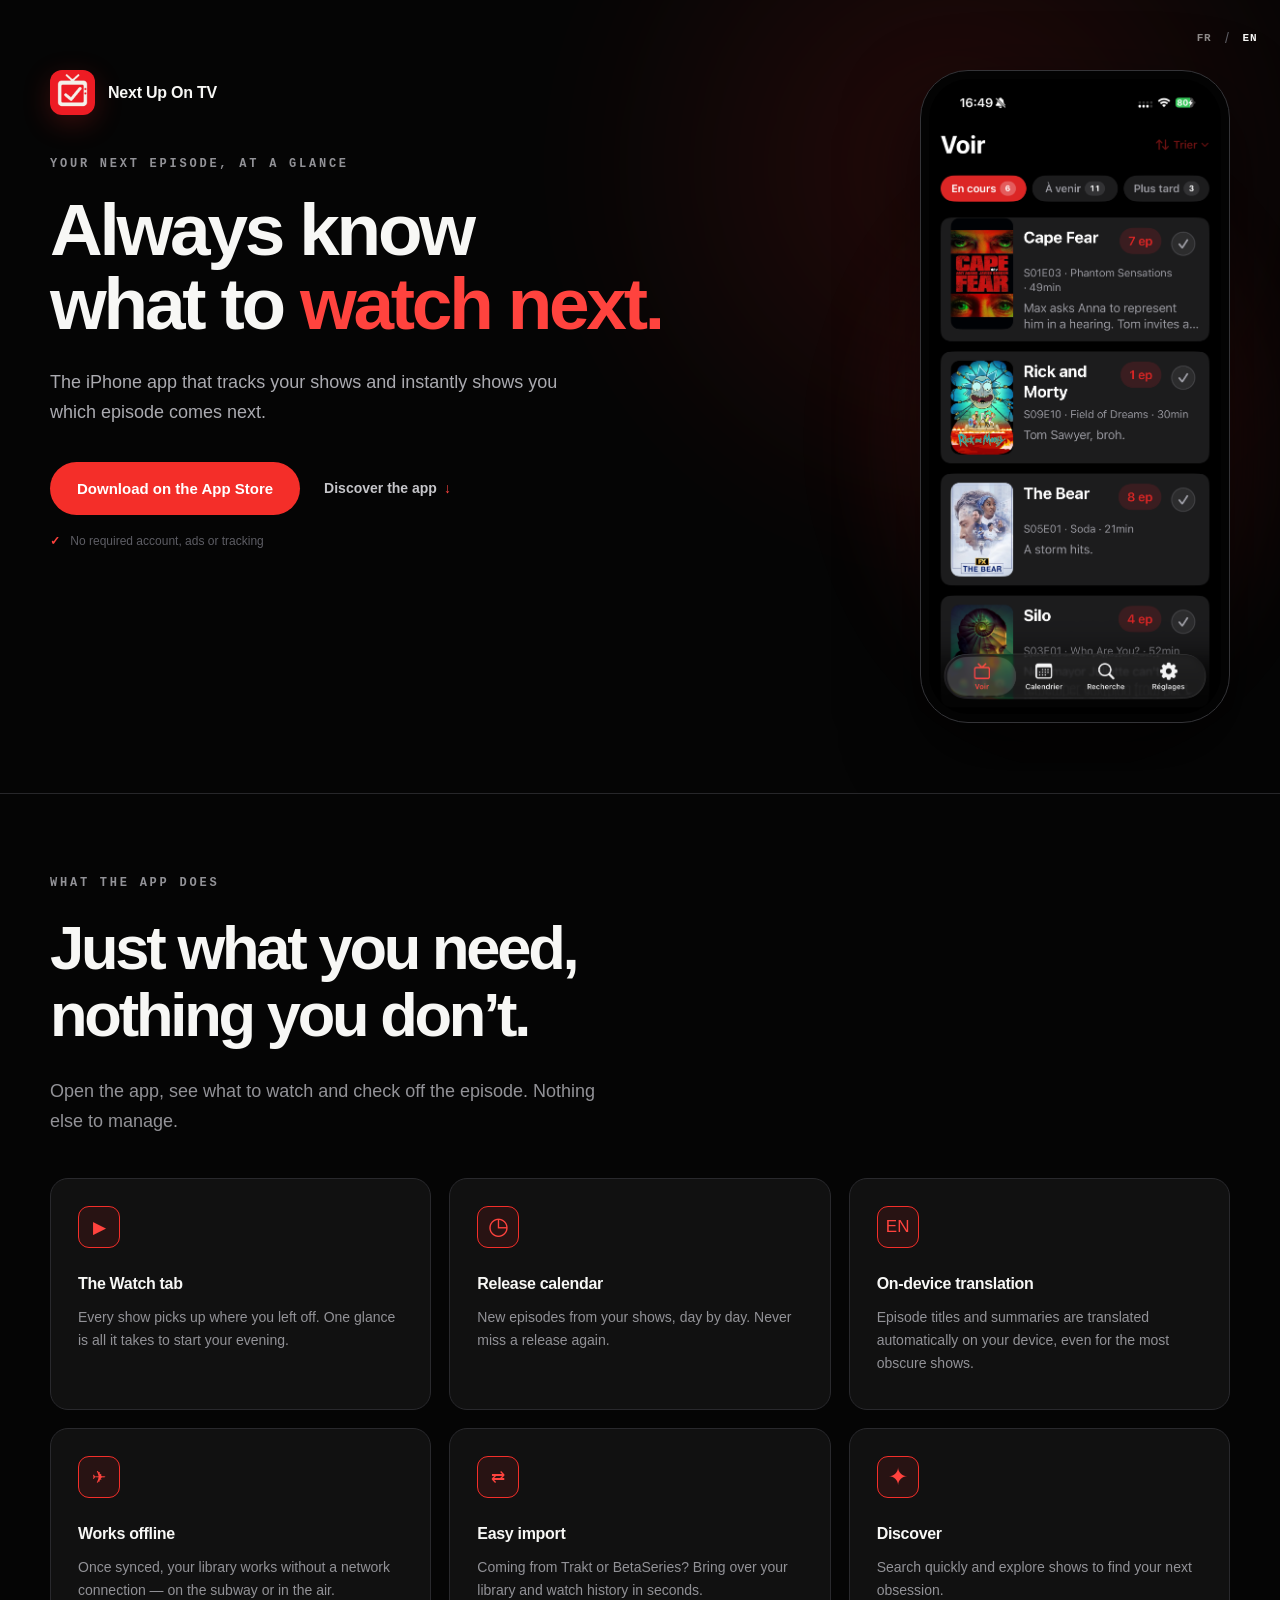
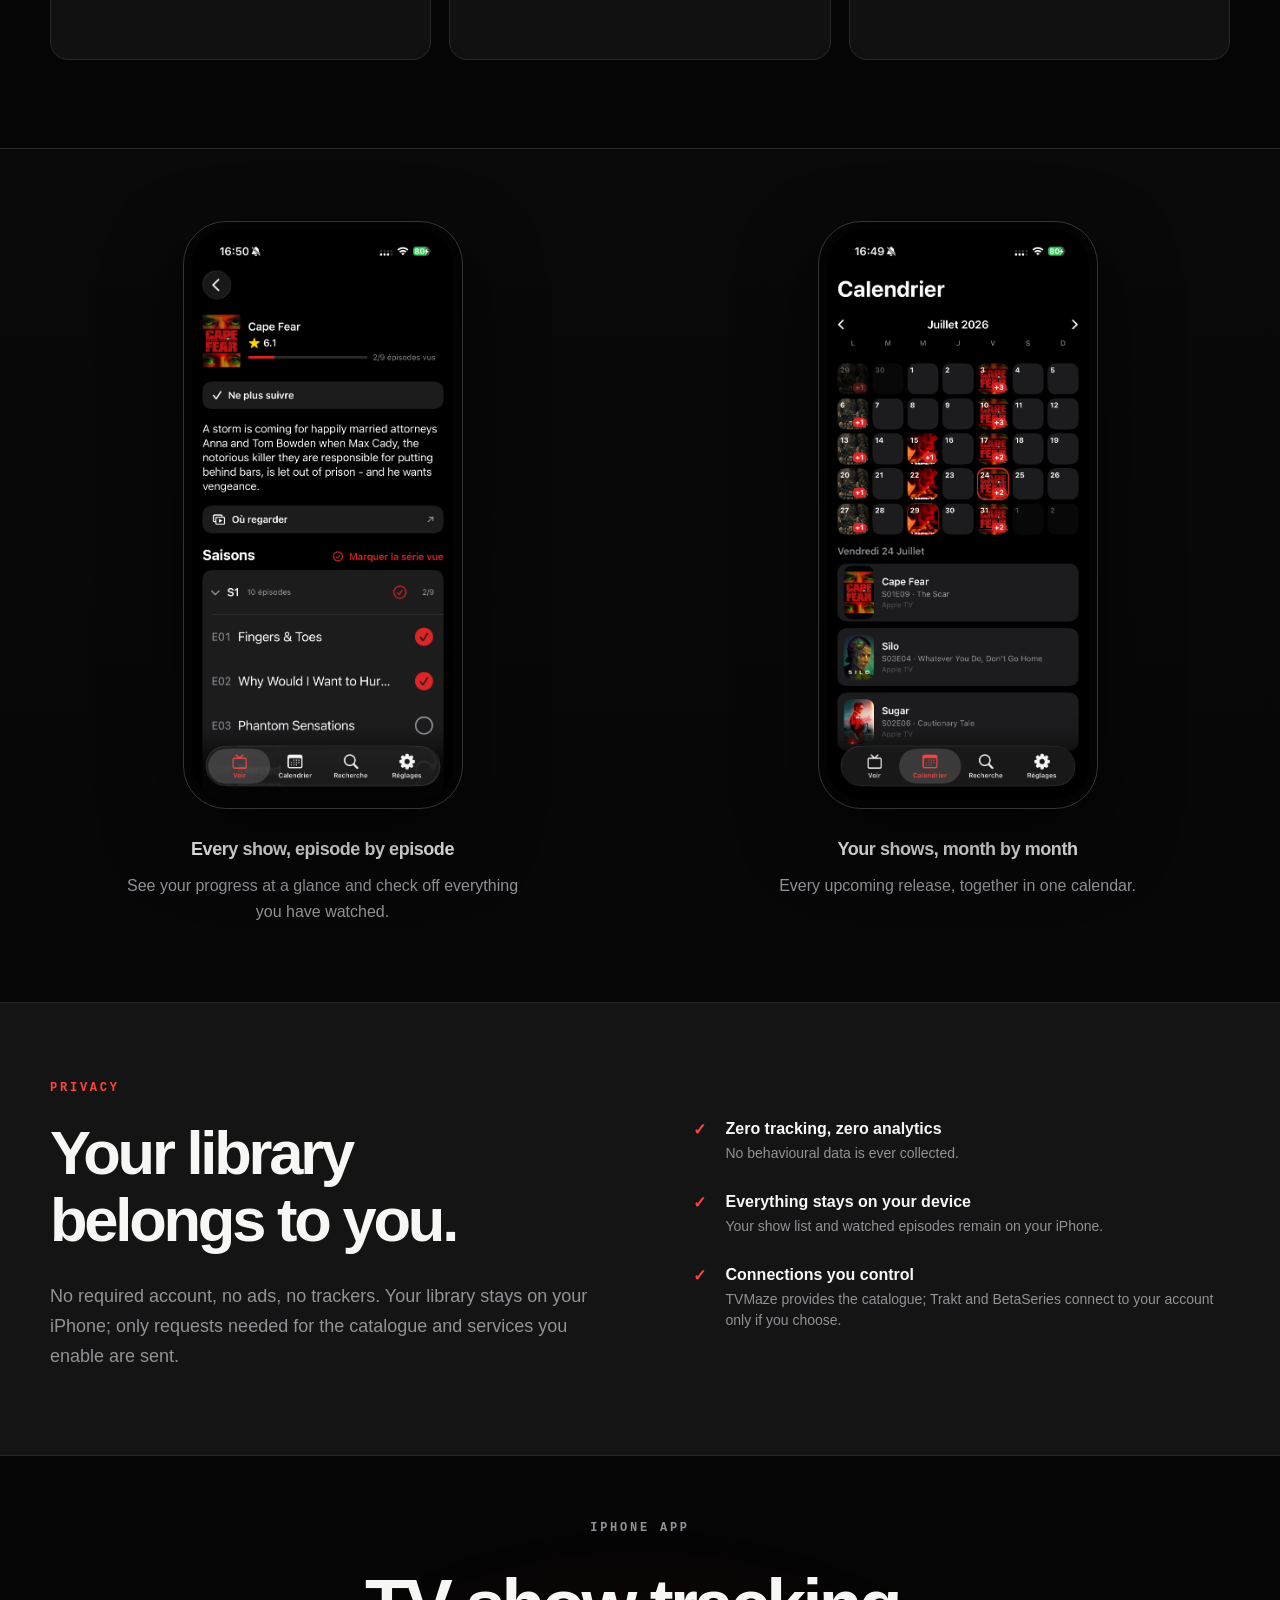
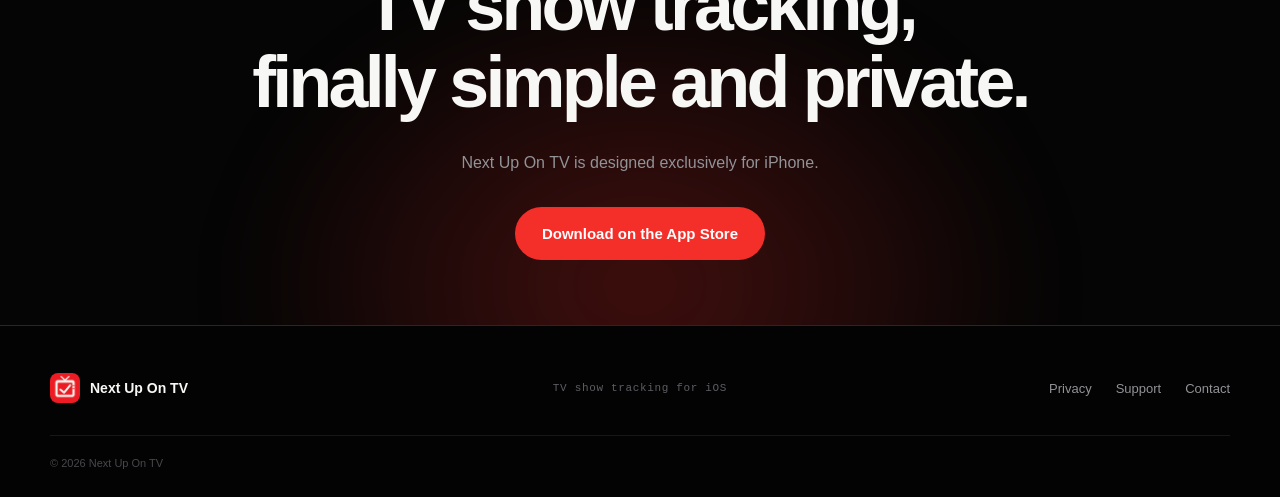
<file: index.html>
<!doctype html>
<html lang="fr">
  <head>
    <meta charset="UTF-8" />
    <meta name="viewport" content="width=device-width, initial-scale=1" />
    <meta name="description" content="Next Up On TV suit vos séries, vos épisodes vus et les prochaines sorties — sans compte, sans publicité et sans tracking." />
    <meta name="theme-color" content="#050505" />
    <meta property="og:title" content="Next Up On TV — Reprenez toujours au bon épisode." />
    <meta property="og:description" content="Le suivi de séries, enfin simple et privé." />
    <meta property="og:type" content="website" />
    <meta property="og:url" content="https://nextupontv.app/" />
    <meta property="og:image" content="https://nextupontv.app/assets/og.png" />
    <meta property="og:image:width" content="1731" />
    <meta property="og:image:height" content="909" />
    <meta name="twitter:card" content="summary_large_image" />
    <meta name="twitter:title" content="Next Up On TV — Reprenez toujours au bon épisode." />
    <meta name="twitter:description" content="Le suivi de séries, enfin simple et privé." />
    <meta name="twitter:image" content="https://nextupontv.app/assets/og.png" />
    <link rel="alternate" hreflang="fr" href="https://nextupontv.app/" />
    <link rel="alternate" hreflang="en" href="https://nextupontv.app/en/" />
    <link rel="alternate" hreflang="x-default" href="https://nextupontv.app/" />
    <title>Next Up On TV — Suivi de séries sur iPhone</title>
    <link rel="icon" href="assets/app-icon.png" type="image/png" />
    <link rel="stylesheet" href="assets/styles.css" />
    <script src="assets/script.js" defer></script>
  </head>
  <body>
    <a class="skip-link" href="#contenu">Aller au contenu</a>
    <main id="contenu">
      <section class="hero">
        <nav class="language-switcher" aria-label="Choisir la langue">
          <a href="index.html" hreflang="fr" data-language="fr" aria-label="Français" aria-current="page"><span aria-hidden="true">FR</span></a>
          <span class="language-separator" aria-hidden="true">/</span>
          <a href="en/index.html" hreflang="en" data-language="en" data-auto-language-target aria-label="English"><span aria-hidden="true">EN</span></a>
        </nav>
        <div class="container hero-grid">
          <div class="hero-copy">
            <a class="hero-brand" href="index.html" aria-label="Next Up On TV — accueil">
              <img src="assets/app-icon.png" alt="" />
              <span>Next Up On TV</span>
            </a>
            <p class="kicker hero-kicker">VOTRE PROCHAIN ÉPISODE, SANS CHERCHER</p>
            <h1>Reprenez toujours<br />au <strong>bon épisode.</strong></h1>
            <p class="lead">L’app iPhone qui suit vos séries et vous montre immédiatement quoi regarder ensuite.</p>
            <div class="hero-actions">
              <a class="button primary" href="https://apps.apple.com/fr/app/next-up-on-tv/id6789129002" rel="noopener noreferrer">Télécharger sur l’App Store</a>
              <a class="hero-text-link" href="#fonctionnalites">Découvrir l’app <span aria-hidden="true">↓</span></a>
            </div>
            <p class="hero-trust"><span aria-hidden="true">✓</span> Sans compte obligatoire, publicité ni tracking</p>
          </div>
          <div class="hero-device device-glow">
            <div class="device">
              <img src="assets/screenshots/watch.png" alt="Écran Voir de Next Up On TV affichant les séries en cours" />
            </div>
          </div>
        </div>
      </section>

      <section id="fonctionnalites" class="features section-border">
        <div class="container">
          <p class="kicker">CE QUE FAIT L’APP</p>
          <h2>L’essentiel,<br />sans le superflu.</h2>
          <p class="section-intro">Ouvrez l’app, voyez quoi regarder, cochez l’épisode. Rien de plus à gérer.</p>
          <div class="feature-grid">
            <article class="feature-card">
              <span class="feature-icon" aria-hidden="true">▶</span>
              <h3>L’onglet Voir</h3>
              <p>Chaque série reprend là où vous vous êtes arrêté. Un coup d’œil suffit pour lancer votre soirée.</p>
            </article>
            <article class="feature-card">
              <span class="feature-icon feature-icon-prominent feature-icon-calendar" aria-hidden="true">◷</span>
              <h3>Calendrier des sorties</h3>
              <p>Les nouveaux épisodes de vos séries, jour par jour. Vous ne ratez plus une diffusion.</p>
            </article>
            <article class="feature-card">
              <span class="feature-icon feature-icon-text" aria-hidden="true">FR</span>
              <h3>Traduit en français</h3>
              <p>Titres et résumés d’épisodes traduits automatiquement sur votre appareil, même pour les séries les plus obscures.</p>
            </article>
            <article class="feature-card">
              <span class="feature-icon" aria-hidden="true">✈</span>
              <h3>Fonctionne hors ligne</h3>
              <p>Une fois synchronisée, votre bibliothèque marche sans réseau — dans le métro comme en avion.</p>
            </article>
            <article class="feature-card">
              <span class="feature-icon" aria-hidden="true">⇄</span>
              <h3>Import facile</h3>
              <p>Vous venez de Trakt ou BetaSeries&nbsp;? Récupérez votre bibliothèque et votre historique en quelques secondes.</p>
            </article>
            <article class="feature-card">
              <span class="feature-icon feature-icon-prominent" aria-hidden="true">✦</span>
              <h3>Découvrir</h3>
              <p>Une recherche rapide et des séries à explorer pour ajouter votre prochaine obsession.</p>
            </article>
          </div>
        </div>
      </section>

      <section class="showcase section-border" aria-label="Aperçus de l’application">
        <div class="container showcase-grid">
          <article class="showcase-item">
            <div class="showcase-device device-glow">
              <div class="device">
                <img src="assets/screenshots/details.png" alt="Détail d’une série et progression épisode par épisode dans Next Up On TV" />
              </div>
            </div>
            <h3>Chaque série, épisode par épisode</h3>
            <p>Votre progression en un coup d’œil et une coche pour marquer ce que vous avez vu.</p>
          </article>
          <article class="showcase-item">
            <div class="showcase-device device-glow">
              <div class="device">
                <img src="assets/screenshots/calendar.png" alt="Calendrier mensuel des sorties de séries dans Next Up On TV" />
              </div>
            </div>
            <h3>Le mois de vos séries</h3>
            <p>Toutes les diffusions à venir, réunies dans un seul calendrier.</p>
          </article>
        </div>
      </section>

      <section class="privacy section-border">
        <div class="container privacy-grid">
          <div>
            <p class="kicker accent">VIE PRIVÉE</p>
            <h2>Votre bibliothèque<br />vous appartient.</h2>
            <p class="section-intro">Pas de compte obligatoire, pas de pub, pas de tracker. Votre bibliothèque reste sur votre iPhone&nbsp;; seules les requêtes nécessaires au catalogue et aux services que vous activez sont envoyées.</p>
          </div>
          <ul class="privacy-list">
            <li><span>✓</span><div><strong>Zéro tracking, zéro analytics</strong><p>Aucune donnée de comportement collectée, jamais.</p></div></li>
            <li><span>✓</span><div><strong>Tout vit sur l’appareil</strong><p>Votre liste de séries et vos épisodes vus restent sur votre iPhone.</p></div></li>
            <li><span>✓</span><div><strong>Connexions maîtrisées</strong><p>TVMaze fournit le catalogue&nbsp;; Trakt et BetaSeries ne se connectent à votre compte que si vous le décidez.</p></div></li>
          </ul>
        </div>
      </section>

      <section id="disponibilite" class="cta section-border">
        <div class="cta-glow"></div>
        <div class="container cta-inner">
          <p class="kicker">APPLICATION IPHONE</p>
          <h2>Le suivi de séries,<br />enfin simple et privé.</h2>
          <p>Next Up On TV est conçue exclusivement pour iPhone.</p>
          <a class="button primary" href="https://apps.apple.com/fr/app/next-up-on-tv/id6789129002" rel="noopener noreferrer">Télécharger sur l’App Store</a>
        </div>
      </section>
    </main>

    <footer class="section-border">
      <div class="container footer-grid">
        <a class="footer-brand" href="index.html">
          <img src="assets/app-icon.png" alt="" />
          <strong>Next Up On TV</strong>
        </a>
        <span class="footer-note">App iOS de suivi de séries</span>
        <nav aria-label="Pied de page">
          <a href="privacy.html">Confidentialité</a>
          <a href="support.html">Support</a>
          <a href="mailto:nextupontv@gmail.com">Contact</a>
        </nav>
      </div>
      <div class="container footer-legal">© <span data-year></span> Next Up On TV</div>
    </footer>
  </body>
</html>
</file>
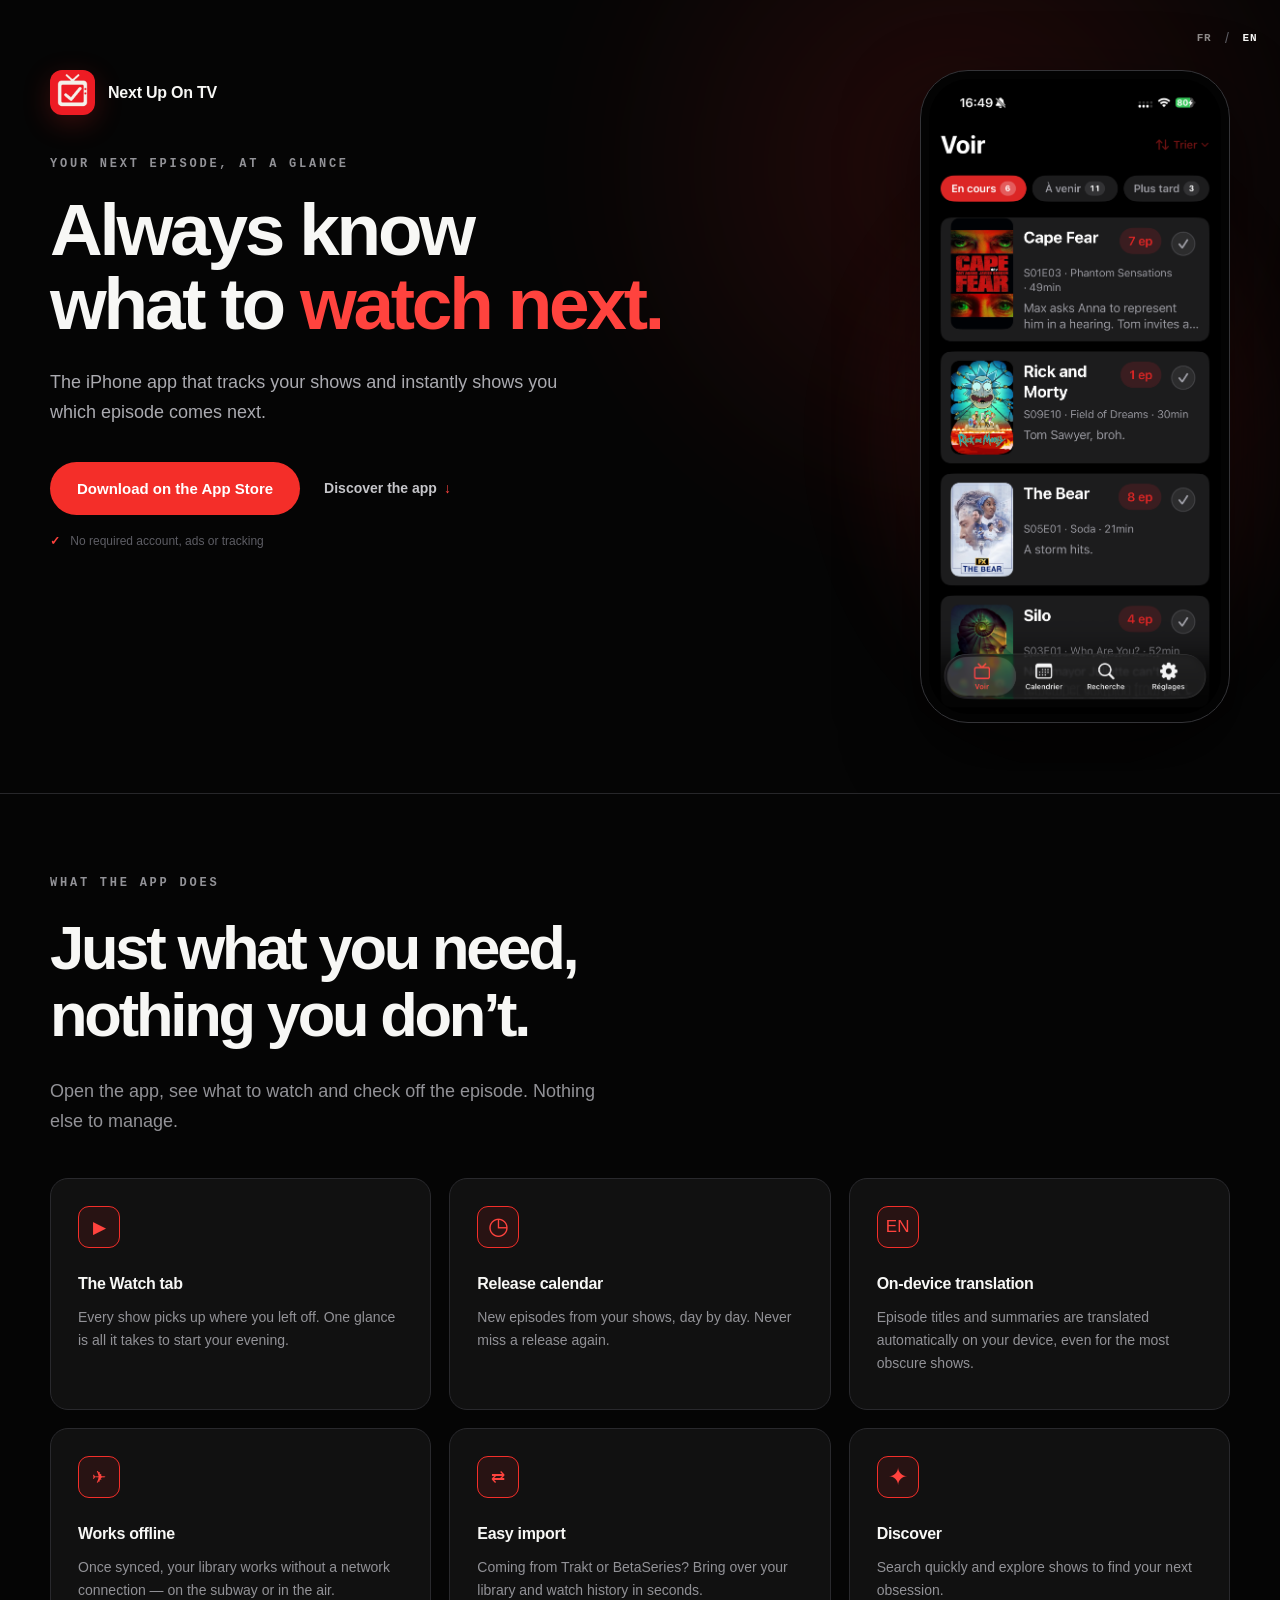
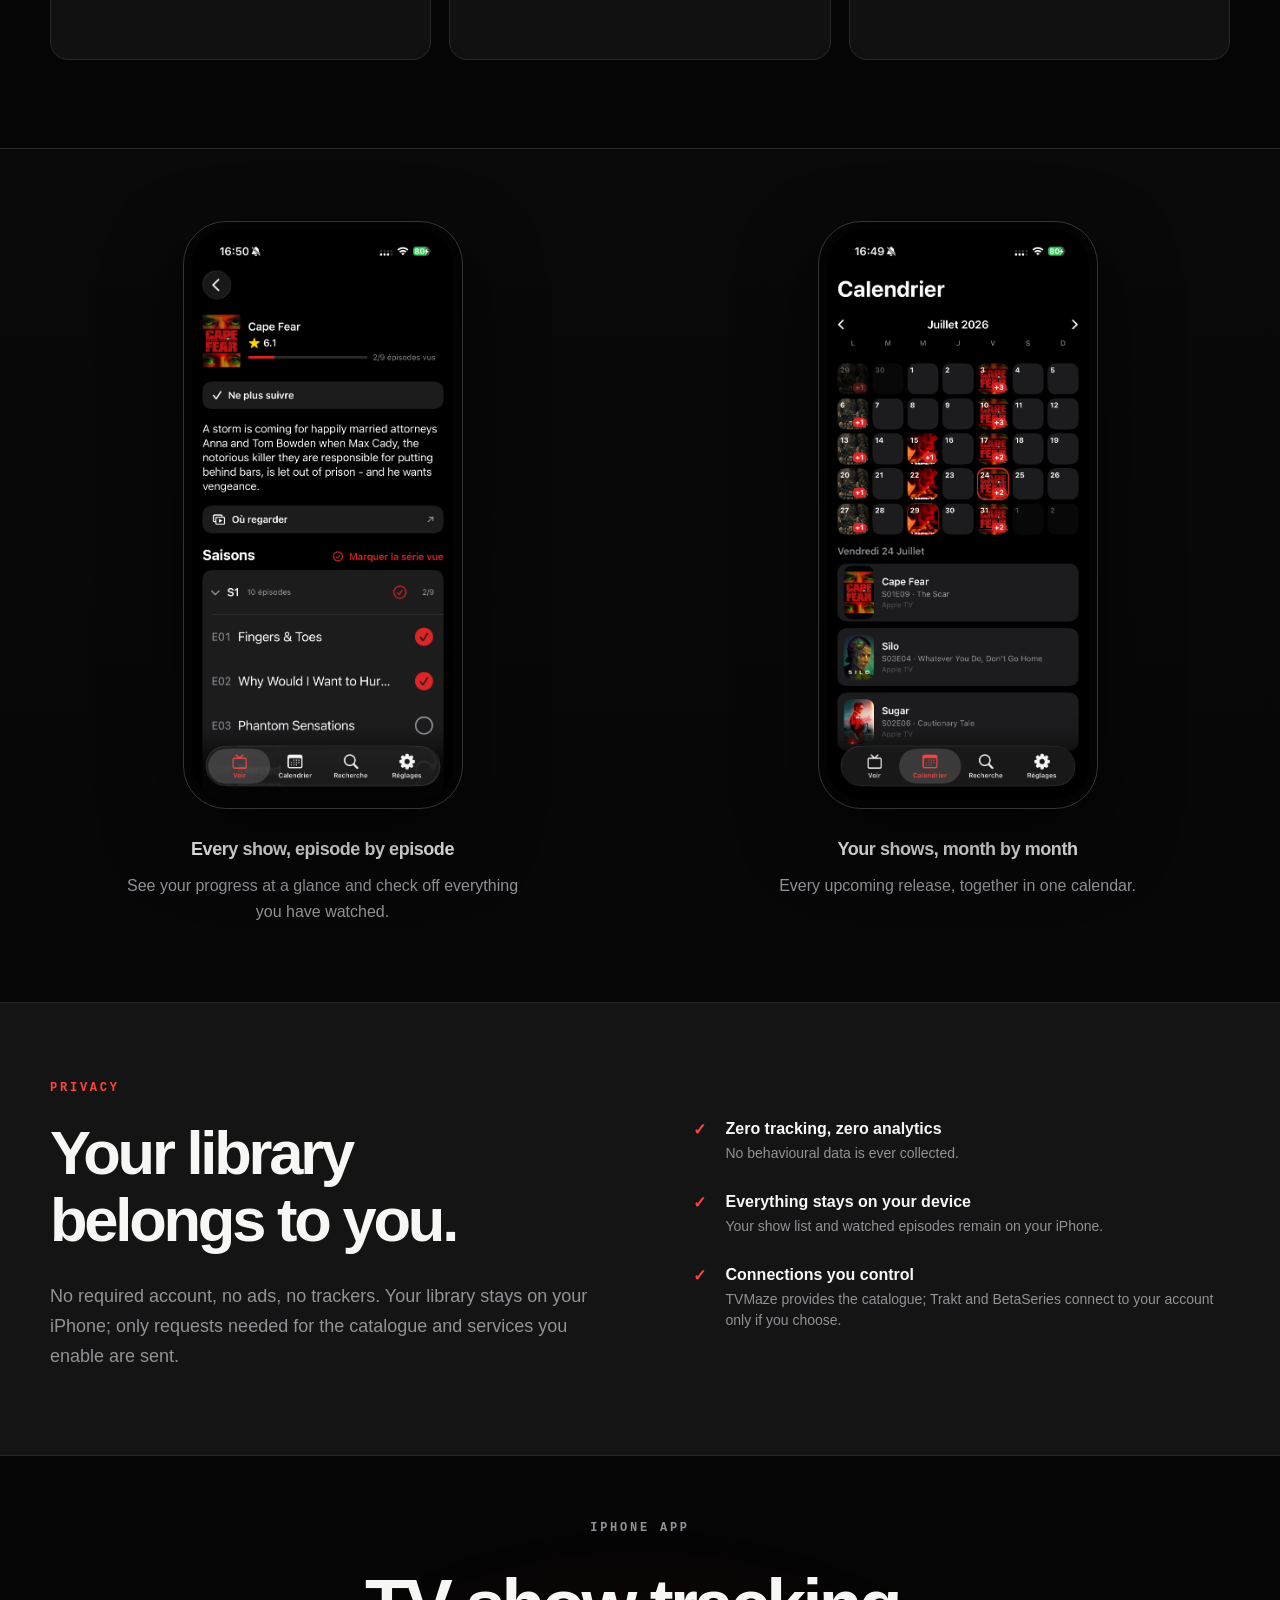
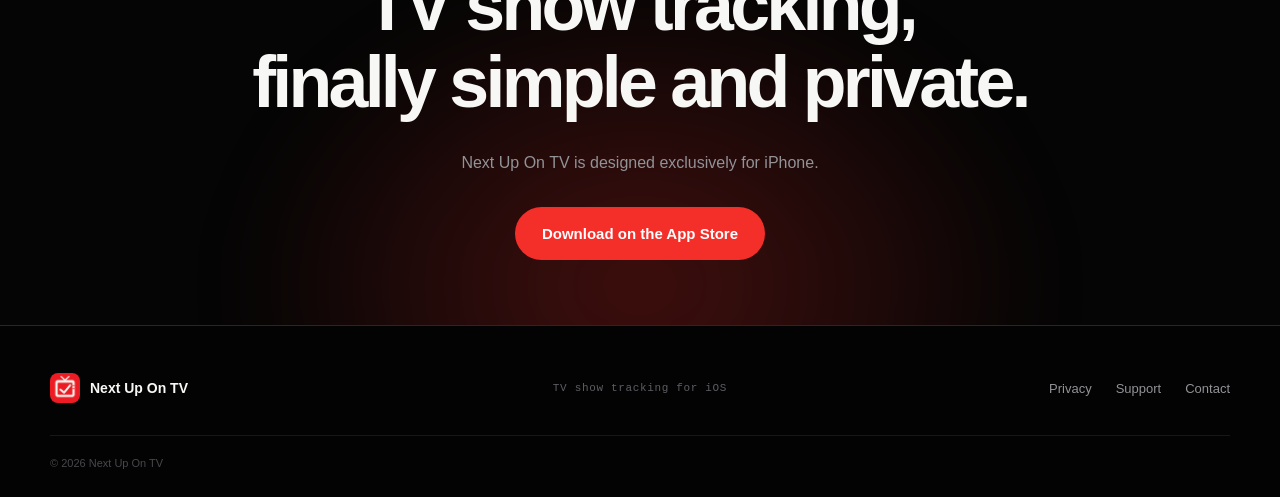
<file: en/index.html>
<!doctype html>
<html lang="en">
  <head>
    <meta charset="UTF-8" />
    <meta name="viewport" content="width=device-width, initial-scale=1" />
    <meta name="description" content="Next Up On TV tracks your shows, watched episodes and upcoming releases — without an account, ads or tracking." />
    <meta name="theme-color" content="#050505" />
    <meta property="og:title" content="Next Up On TV — Always know what to watch next." />
    <meta property="og:description" content="TV show tracking, finally simple and private." />
    <meta property="og:type" content="website" />
    <meta property="og:url" content="https://nextupontv.app/en/" />
    <meta property="og:image" content="https://nextupontv.app/assets/og.png" />
    <meta property="og:image:width" content="1731" />
    <meta property="og:image:height" content="909" />
    <meta name="twitter:card" content="summary_large_image" />
    <meta name="twitter:title" content="Next Up On TV — Always know what to watch next." />
    <meta name="twitter:description" content="TV show tracking, finally simple and private." />
    <meta name="twitter:image" content="https://nextupontv.app/assets/og.png" />
    <link rel="alternate" hreflang="fr" href="https://nextupontv.app/" />
    <link rel="alternate" hreflang="en" href="https://nextupontv.app/en/" />
    <link rel="alternate" hreflang="x-default" href="https://nextupontv.app/" />
    <title>Next Up On TV — TV show tracking for iPhone</title>
    <link rel="icon" href="../assets/app-icon.png" type="image/png" />
    <link rel="stylesheet" href="../assets/styles.css" />
    <script src="../assets/script.js" defer></script>
  </head>
  <body>
    <a class="skip-link" href="#content">Skip to content</a>
    <main id="content">
      <section class="hero">
        <nav class="language-switcher" aria-label="Choose a language">
          <a href="../index.html" hreflang="fr" data-language="fr" aria-label="Français"><span aria-hidden="true">FR</span></a>
          <span class="language-separator" aria-hidden="true">/</span>
          <a href="index.html" hreflang="en" data-language="en" aria-label="English" aria-current="page"><span aria-hidden="true">EN</span></a>
        </nav>
        <div class="container hero-grid">
          <div class="hero-copy">
            <a class="hero-brand" href="index.html" aria-label="Next Up On TV — home">
              <img src="../assets/app-icon.png" alt="" />
              <span>Next Up On TV</span>
            </a>
            <p class="kicker hero-kicker">YOUR NEXT EPISODE, AT A GLANCE</p>
            <h1>Always know<br />what to <strong>watch next.</strong></h1>
            <p class="lead">The iPhone app that tracks your shows and instantly shows you which episode comes next.</p>
            <div class="hero-actions">
              <a class="button primary" href="https://apps.apple.com/us/app/next-up-on-tv/id6789129002" rel="noopener noreferrer">Download on the App Store</a>
              <a class="hero-text-link" href="#features">Discover the app <span aria-hidden="true">↓</span></a>
            </div>
            <p class="hero-trust"><span aria-hidden="true">✓</span> No required account, ads or tracking</p>
          </div>
          <div class="hero-device device-glow">
            <div class="device">
              <img src="../assets/screenshots/watch.png" alt="Next Up On TV Watch screen showing currently watched shows" />
            </div>
          </div>
        </div>
      </section>

      <section id="features" class="features section-border">
        <div class="container">
          <p class="kicker">WHAT THE APP DOES</p>
          <h2>Just what you need,<br />nothing you don’t.</h2>
          <p class="section-intro">Open the app, see what to watch and check off the episode. Nothing else to manage.</p>
          <div class="feature-grid">
            <article class="feature-card">
              <span class="feature-icon" aria-hidden="true">▶</span>
              <h3>The Watch tab</h3>
              <p>Every show picks up where you left off. One glance is all it takes to start your evening.</p>
            </article>
            <article class="feature-card">
              <span class="feature-icon feature-icon-prominent feature-icon-calendar" aria-hidden="true">◷</span>
              <h3>Release calendar</h3>
              <p>New episodes from your shows, day by day. Never miss a release again.</p>
            </article>
            <article class="feature-card">
              <span class="feature-icon feature-icon-text" aria-hidden="true">EN</span>
              <h3>On-device translation</h3>
              <p>Episode titles and summaries are translated automatically on your device, even for the most obscure shows.</p>
            </article>
            <article class="feature-card">
              <span class="feature-icon" aria-hidden="true">✈</span>
              <h3>Works offline</h3>
              <p>Once synced, your library works without a network connection — on the subway or in the air.</p>
            </article>
            <article class="feature-card">
              <span class="feature-icon" aria-hidden="true">⇄</span>
              <h3>Easy import</h3>
              <p>Coming from Trakt or BetaSeries? Bring over your library and watch history in seconds.</p>
            </article>
            <article class="feature-card">
              <span class="feature-icon feature-icon-prominent" aria-hidden="true">✦</span>
              <h3>Discover</h3>
              <p>Search quickly and explore shows to find your next obsession.</p>
            </article>
          </div>
        </div>
      </section>

      <section class="showcase section-border" aria-label="App previews">
        <div class="container showcase-grid">
          <article class="showcase-item">
            <div class="showcase-device device-glow">
              <div class="device">
                <img src="../assets/screenshots/details.png" alt="Show details and episode-by-episode progress in Next Up On TV" />
              </div>
            </div>
            <h3>Every show, episode by episode</h3>
            <p>See your progress at a glance and check off everything you have watched.</p>
          </article>
          <article class="showcase-item">
            <div class="showcase-device device-glow">
              <div class="device">
                <img src="../assets/screenshots/calendar.png" alt="Monthly TV show release calendar in Next Up On TV" />
              </div>
            </div>
            <h3>Your shows, month by month</h3>
            <p>Every upcoming release, together in one calendar.</p>
          </article>
        </div>
      </section>

      <section class="privacy section-border">
        <div class="container privacy-grid">
          <div>
            <p class="kicker accent">PRIVACY</p>
            <h2>Your library<br />belongs to you.</h2>
            <p class="section-intro">No required account, no ads, no trackers. Your library stays on your iPhone; only requests needed for the catalogue and services you enable are sent.</p>
          </div>
          <ul class="privacy-list">
            <li><span>✓</span><div><strong>Zero tracking, zero analytics</strong><p>No behavioural data is ever collected.</p></div></li>
            <li><span>✓</span><div><strong>Everything stays on your device</strong><p>Your show list and watched episodes remain on your iPhone.</p></div></li>
            <li><span>✓</span><div><strong>Connections you control</strong><p>TVMaze provides the catalogue; Trakt and BetaSeries connect to your account only if you choose.</p></div></li>
          </ul>
        </div>
      </section>

      <section id="availability" class="cta section-border">
        <div class="cta-glow"></div>
        <div class="container cta-inner">
          <p class="kicker">IPHONE APP</p>
          <h2>TV show tracking,<br />finally simple and private.</h2>
          <p>Next Up On TV is designed exclusively for iPhone.</p>
          <a class="button primary" href="https://apps.apple.com/us/app/next-up-on-tv/id6789129002" rel="noopener noreferrer">Download on the App Store</a>
        </div>
      </section>
    </main>

    <footer class="section-border">
      <div class="container footer-grid">
        <a class="footer-brand" href="index.html">
          <img src="../assets/app-icon.png" alt="" />
          <strong>Next Up On TV</strong>
        </a>
        <span class="footer-note">TV show tracking for iOS</span>
        <nav aria-label="Footer">
          <a href="privacy.html">Privacy</a>
          <a href="support.html">Support</a>
          <a href="mailto:nextupontv@gmail.com">Contact</a>
        </nav>
      </div>
      <div class="container footer-legal">© <span data-year></span> Next Up On TV</div>
    </footer>
  </body>
</html>
</file>
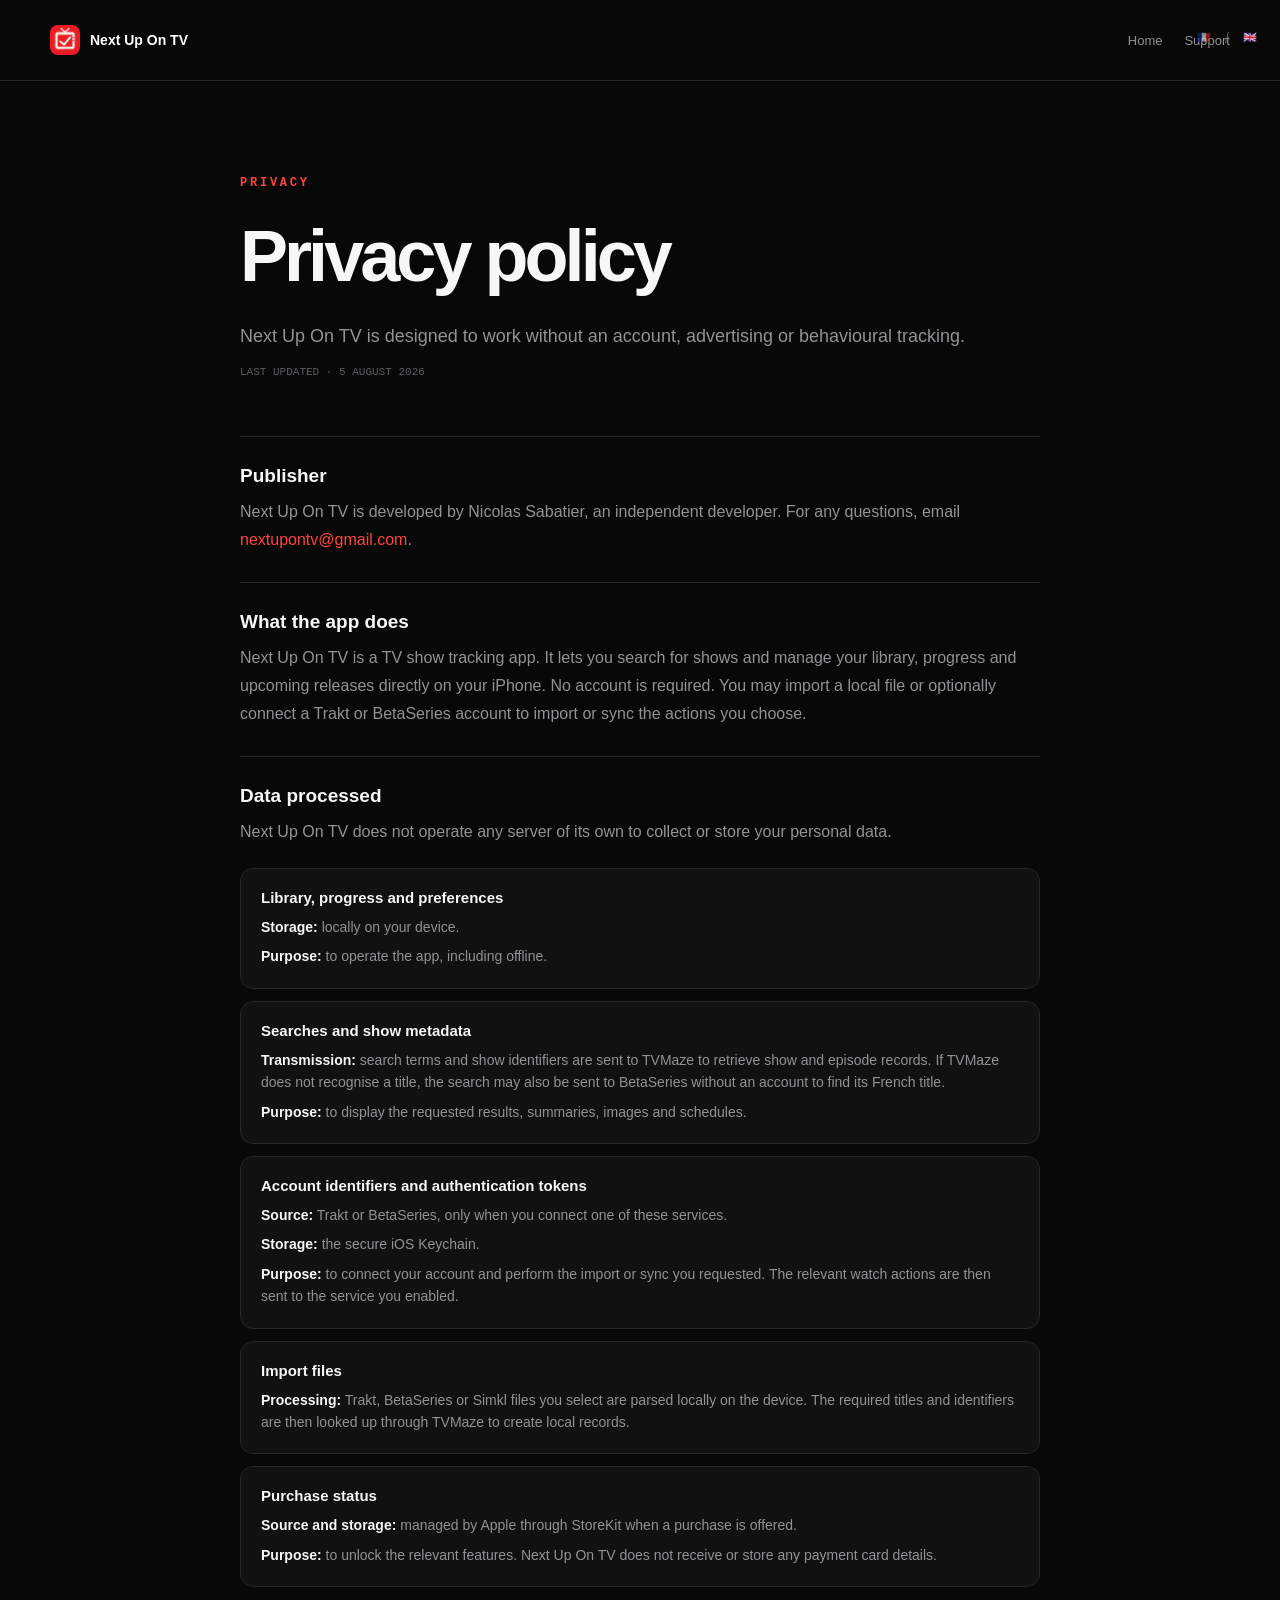
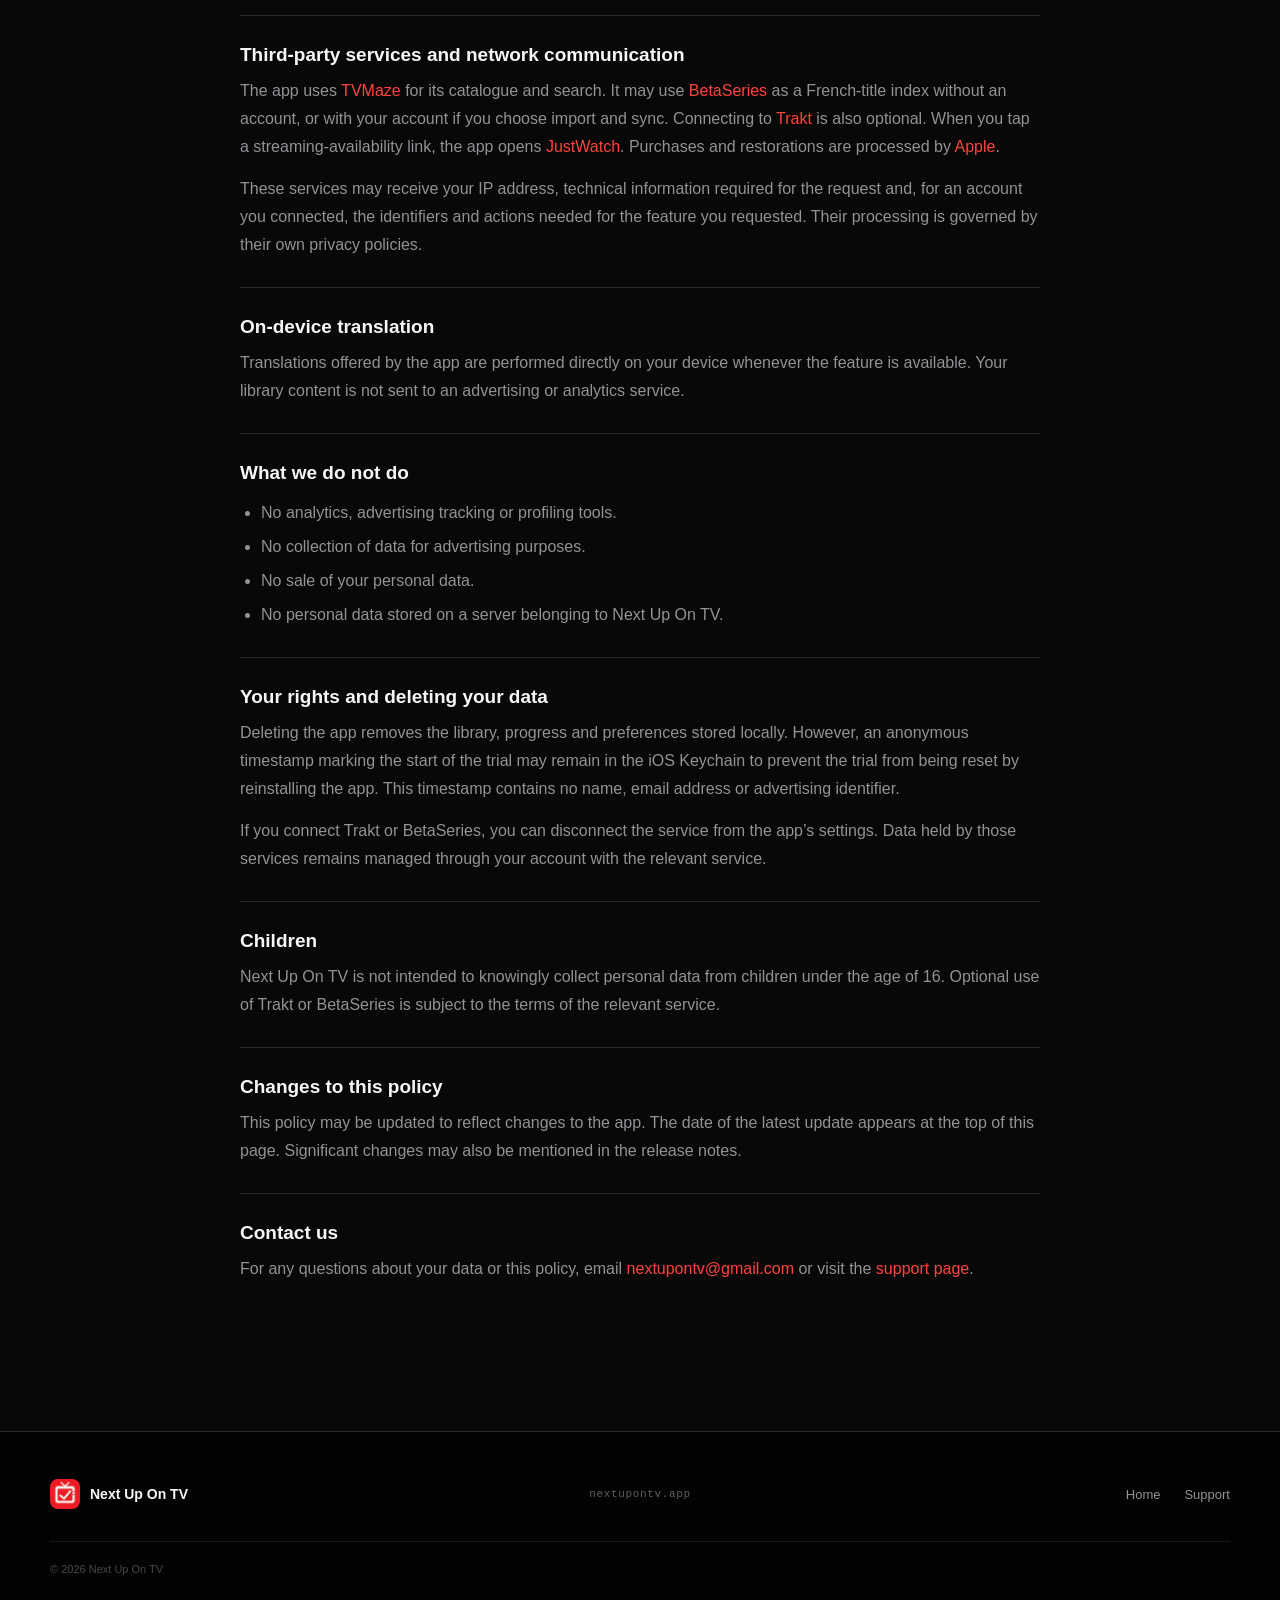
<file: privacy.html>
<!doctype html>
<html lang="fr">
  <head>
    <meta charset="UTF-8" />
    <meta name="viewport" content="width=device-width, initial-scale=1" />
    <meta name="description" content="Politique de confidentialité de Next Up On TV." />
    <meta name="theme-color" content="#050505" />
    <link rel="alternate" hreflang="fr" href="https://nextupontv.app/privacy.html" />
    <link rel="alternate" hreflang="en" href="https://nextupontv.app/en/privacy.html" />
    <title>Confidentialité — Next Up On TV</title>
    <link rel="icon" href="assets/app-icon.png" type="image/png" />
    <link rel="stylesheet" href="assets/styles.css" />
    <script src="assets/script.js" defer></script>
  </head>
  <body class="legal-page">
    <a class="skip-link" href="#contenu">Aller au contenu</a>
    <header class="legal-header">
      <div class="container">
        <a class="footer-brand" href="index.html"><img src="assets/app-icon.png" alt="" /><strong>Next Up On TV</strong></a>
        <div class="legal-nav-group">
          <nav aria-label="Navigation"><a href="index.html">Accueil</a><a href="support.html">Support</a></nav>
          <nav class="language-switcher" aria-label="Choisir la langue">
            <a href="privacy.html" hreflang="fr" data-language="fr" aria-label="Français" aria-current="page"><span aria-hidden="true">🇫🇷</span></a>
            <span class="language-separator" aria-hidden="true">/</span>
            <a href="en/privacy.html" hreflang="en" data-language="en" data-auto-language-target aria-label="English"><span aria-hidden="true">🇬🇧</span></a>
          </nav>
        </div>
      </div>
    </header>
    <main id="contenu" class="legal-main">
      <div class="container legal-wrap">
        <p class="kicker accent">VIE PRIVÉE</p>
        <h1>Politique de confidentialité</h1>
        <p class="legal-lead">Next Up On TV est conçue pour fonctionner sans compte, sans publicité et sans suivi de votre comportement.</p>
        <p class="updated">DERNIÈRE MISE À JOUR · 5 AOÛT 2026</p>
        <div class="legal-content">
          <section>
            <h2>Éditeur</h2>
            <p>Next Up On TV est développée par Nicolas Sabatier, développeur indépendant. Pour toute question, vous pouvez écrire à <a href="mailto:nextupontv@gmail.com">nextupontv@gmail.com</a>.</p>
          </section>
          <section>
            <h2>Ce que fait l’application</h2>
            <p>Next Up On TV est une application de suivi de séries TV. Elle vous permet de rechercher des séries, de gérer votre bibliothèque, votre progression et les prochaines sorties directement sur votre iPhone. Aucun compte n’est nécessaire. Vous pouvez importer un fichier local ou connecter volontairement un compte Trakt ou BetaSeries pour importer ou synchroniser les actions que vous choisissez.</p>
          </section>
          <section>
            <h2>Données traitées</h2>
            <p>Next Up On TV n’exploite aucun serveur lui appartenant pour collecter ou stocker vos données personnelles.</p>
            <div class="data-list" role="list">
              <article role="listitem">
                <h3>Bibliothèque, progression et préférences</h3>
                <p><strong>Stockage :</strong> localement sur votre appareil.</p>
                <p><strong>Finalité :</strong> fonctionnement de l’application, y compris hors ligne.</p>
              </article>
              <article role="listitem">
                <h3>Recherches et métadonnées de séries</h3>
                <p><strong>Transmission :</strong> les termes recherchés et les identifiants des séries sont envoyés à TVMaze pour obtenir les fiches et épisodes. Si TVMaze ne reconnaît pas un titre, la recherche peut aussi être envoyée sans compte à BetaSeries afin de retrouver son titre français.</p>
                <p><strong>Finalité :</strong> afficher les résultats, résumés, images et calendriers demandés.</p>
              </article>
              <article role="listitem">
                <h3>Identifiants et jetons d’authentification</h3>
                <p><strong>Origine :</strong> Trakt ou BetaSeries, uniquement si vous connectez l’un de ces services.</p>
                <p><strong>Stockage :</strong> trousseau sécurisé d’iOS (Keychain).</p>
                <p><strong>Finalité :</strong> connexion à votre compte, import et synchronisation demandée. Les actions de visionnage concernées sont alors transmises au service activé.</p>
              </article>
              <article role="listitem">
                <h3>Fichiers d’import</h3>
                <p><strong>Traitement :</strong> les fichiers Trakt, BetaSeries ou Simkl que vous sélectionnez sont analysés localement sur l’appareil. Les titres et identifiants nécessaires sont ensuite recherchés auprès de TVMaze pour créer les fiches locales.</p>
              </article>
              <article role="listitem">
                <h3>Statut d’achat</h3>
                <p><strong>Origine et stockage :</strong> gérés par Apple via StoreKit lorsqu’un achat est proposé.</p>
                <p><strong>Finalité :</strong> déblocage des fonctionnalités concernées. Next Up On TV ne reçoit et ne stocke aucune donnée bancaire.</p>
              </article>
            </div>
          </section>
          <section>
            <h2>Services tiers et échanges réseau</h2>
            <p>L’application utilise <a href="https://www.tvmaze.com/site/privacy" rel="noopener noreferrer">TVMaze</a> pour le catalogue et la recherche. Elle peut utiliser <a href="https://www.betaseries.com/legal/privacy" rel="noopener noreferrer">BetaSeries</a> comme index de titres français, sans compte, ou avec votre compte si vous choisissez l’import et la synchronisation. La connexion à <a href="https://trakt.tv/privacy" rel="noopener noreferrer">Trakt</a> est également facultative. Lorsque vous touchez un lien de disponibilité, vous ouvrez <a href="https://support.justwatch.com/article/privacy-policy" rel="noopener noreferrer">JustWatch</a>. Les achats et restaurations sont traités par <a href="https://www.apple.com/legal/privacy/" rel="noopener noreferrer">Apple</a>.</p>
            <p>Ces services peuvent notamment recevoir votre adresse IP, les informations techniques nécessaires à la requête et, pour un compte que vous avez connecté, les identifiants et actions indispensables à la fonctionnalité demandée. Leur traitement est régi par leurs propres politiques de confidentialité.</p>
          </section>
          <section>
            <h2>Traduction sur l’appareil</h2>
            <p>Les traductions proposées par l’application sont réalisées directement sur votre appareil lorsque la fonction est disponible. Le contenu de votre bibliothèque n’est pas envoyé à un service publicitaire ou analytique.</p>
          </section>
          <section>
            <h2>Ce que nous ne faisons pas</h2>
            <ul>
              <li>Aucun outil d’analyse, de suivi publicitaire ou de profilage.</li>
              <li>Aucune collecte de données à des fins publicitaires.</li>
              <li>Aucune vente de vos données personnelles.</li>
              <li>Aucune donnée personnelle stockée sur un serveur appartenant à Next Up On TV.</li>
            </ul>
          </section>
          <section>
            <h2>Vos droits et la suppression des données</h2>
            <p>La suppression de l’application efface la bibliothèque, la progression et les préférences stockées localement. Un horodatage anonyme correspondant au début de la période d’essai peut toutefois subsister dans le trousseau sécurisé iOS (Keychain) afin d’empêcher la réinitialisation de l’essai par une réinstallation. Cet horodatage ne contient ni nom, ni adresse e-mail, ni identifiant publicitaire.</p>
            <p>Si vous connectez Trakt ou BetaSeries, vous pouvez vous déconnecter depuis les réglages de l’application. Les données détenues par ces services restent gérées depuis votre compte auprès du service concerné.</p>
          </section>
          <section>
            <h2>Mineurs</h2>
            <p>Next Up On TV n’est pas destinée à collecter sciemment des données personnelles concernant des mineurs de moins de 16 ans. L’utilisation facultative de Trakt ou BetaSeries est soumise aux conditions du service concerné.</p>
          </section>
          <section>
            <h2>Modifications de cette politique</h2>
            <p>Cette politique peut être mise à jour pour refléter les évolutions de l’application. La date de dernière mise à jour figure en haut de cette page. Les changements significatifs pourront également être signalés dans les notes de version.</p>
          </section>
          <section>
            <h2>Nous contacter</h2>
            <p>Pour toute question relative à vos données ou à cette politique, écrivez à <a href="mailto:nextupontv@gmail.com">nextupontv@gmail.com</a> ou consultez la <a href="support.html">page de support</a>.</p>
          </section>
        </div>
      </div>
    </main>
    <footer class="section-border">
      <div class="container footer-grid">
        <span class="footer-brand"><img src="assets/app-icon.png" alt="" /><strong>Next Up On TV</strong></span>
        <span class="footer-note">nextupontv.app</span>
        <nav><a href="index.html">Accueil</a><a href="support.html">Support</a></nav>
      </div>
      <div class="container footer-legal">© <span data-year></span> Next Up On TV</div>
    </footer>
  </body>
</html>
</file>
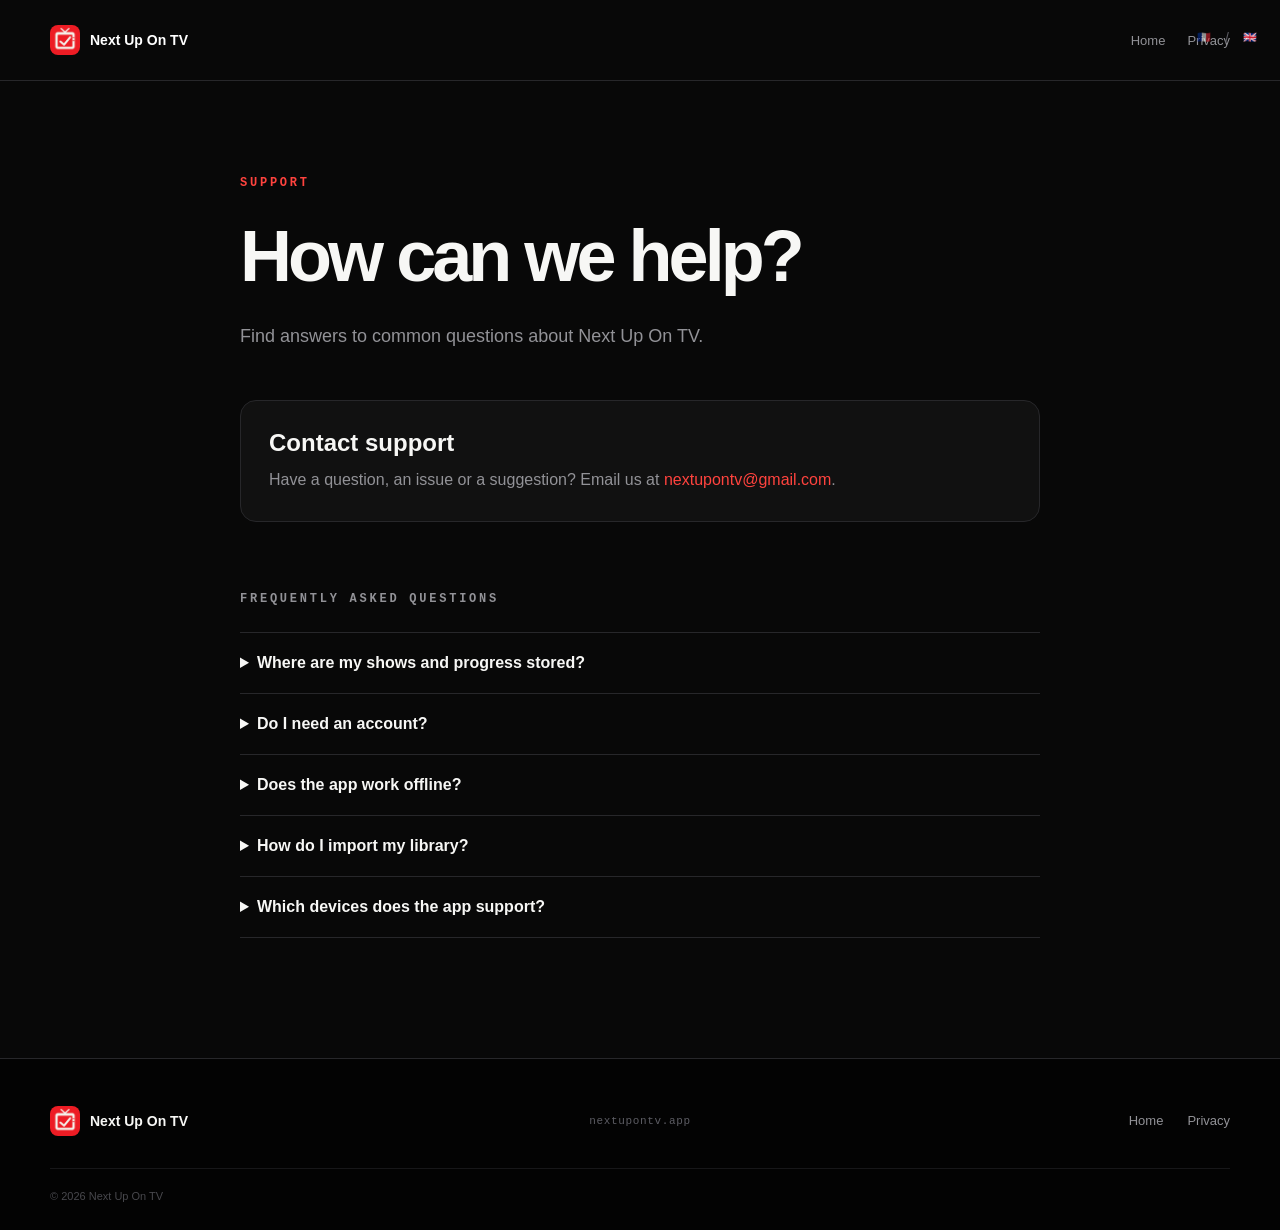
<file: support.html>
<!doctype html>
<html lang="fr">
  <head>
    <meta charset="UTF-8" />
    <meta name="viewport" content="width=device-width, initial-scale=1" />
    <meta name="description" content="Aide et support de Next Up On TV." />
    <meta name="theme-color" content="#050505" />
    <link rel="alternate" hreflang="fr" href="https://nextupontv.app/support.html" />
    <link rel="alternate" hreflang="en" href="https://nextupontv.app/en/support.html" />
    <title>Support — Next Up On TV</title>
    <link rel="icon" href="assets/app-icon.png" type="image/png" />
    <link rel="stylesheet" href="assets/styles.css" />
    <script src="assets/script.js" defer></script>
  </head>
  <body class="legal-page">
    <a class="skip-link" href="#contenu">Aller au contenu</a>
    <header class="legal-header">
      <div class="container">
        <a class="footer-brand" href="index.html"><img src="assets/app-icon.png" alt="" /><strong>Next Up On TV</strong></a>
        <div class="legal-nav-group">
          <nav aria-label="Navigation"><a href="index.html">Accueil</a><a href="privacy.html">Confidentialité</a></nav>
          <nav class="language-switcher" aria-label="Choisir la langue">
            <a href="support.html" hreflang="fr" data-language="fr" aria-label="Français" aria-current="page"><span aria-hidden="true">🇫🇷</span></a>
            <span class="language-separator" aria-hidden="true">/</span>
            <a href="en/support.html" hreflang="en" data-language="en" data-auto-language-target aria-label="English"><span aria-hidden="true">🇬🇧</span></a>
          </nav>
        </div>
      </div>
    </header>
    <main id="contenu" class="legal-main">
      <div class="container legal-wrap">
        <p class="kicker accent">SUPPORT</p>
        <h1>Comment pouvons-nous vous aider&nbsp;?</h1>
        <p class="legal-lead">Retrouvez les réponses aux questions courantes sur Next Up On TV.</p>
        <div class="support-card">
          <h2>Contacter le support</h2>
          <p>Une question, un problème ou une suggestion&nbsp;? Écrivez-nous à <a href="mailto:nextupontv@gmail.com">nextupontv@gmail.com</a>.</p>
        </div>
        <section class="faq">
          <p class="kicker">QUESTIONS FRÉQUENTES</p>
          <details>
            <summary>Où sont stockées mes séries et ma progression&nbsp;?</summary>
            <p>Votre bibliothèque et votre progression sont conservées sur votre iPhone. Aucune donnée de comportement n’est collectée.</p>
          </details>
          <details>
            <summary>Ai-je besoin d’un compte&nbsp;?</summary>
            <p>Non. Vous pouvez utiliser Next Up On TV sans créer de compte. Les connexions à Trakt et BetaSeries sont entièrement optionnelles.</p>
          </details>
          <details>
            <summary>L’application fonctionne-t-elle hors ligne&nbsp;?</summary>
            <p>Oui. Une fois votre bibliothèque synchronisée, vous pouvez la consulter et suivre votre progression sans connexion réseau.</p>
          </details>
          <details>
            <summary>Comment importer ma bibliothèque&nbsp;?</summary>
            <p>Next Up On TV permet d’importer votre bibliothèque et votre historique depuis Trakt ou BetaSeries depuis les réglages de l’application.</p>
          </details>
          <details>
            <summary>Sur quels appareils l’application fonctionne-t-elle&nbsp;?</summary>
            <p>Next Up On TV est conçue pour iPhone et disponible en français et en anglais.</p>
          </details>
        </section>
      </div>
    </main>
    <footer class="section-border">
      <div class="container footer-grid">
        <span class="footer-brand"><img src="assets/app-icon.png" alt="" /><strong>Next Up On TV</strong></span>
        <span class="footer-note">nextupontv.app</span>
        <nav><a href="index.html">Accueil</a><a href="privacy.html">Confidentialité</a></nav>
      </div>
      <div class="container footer-legal">© <span data-year></span> Next Up On TV</div>
    </footer>
  </body>
</html>
</file>
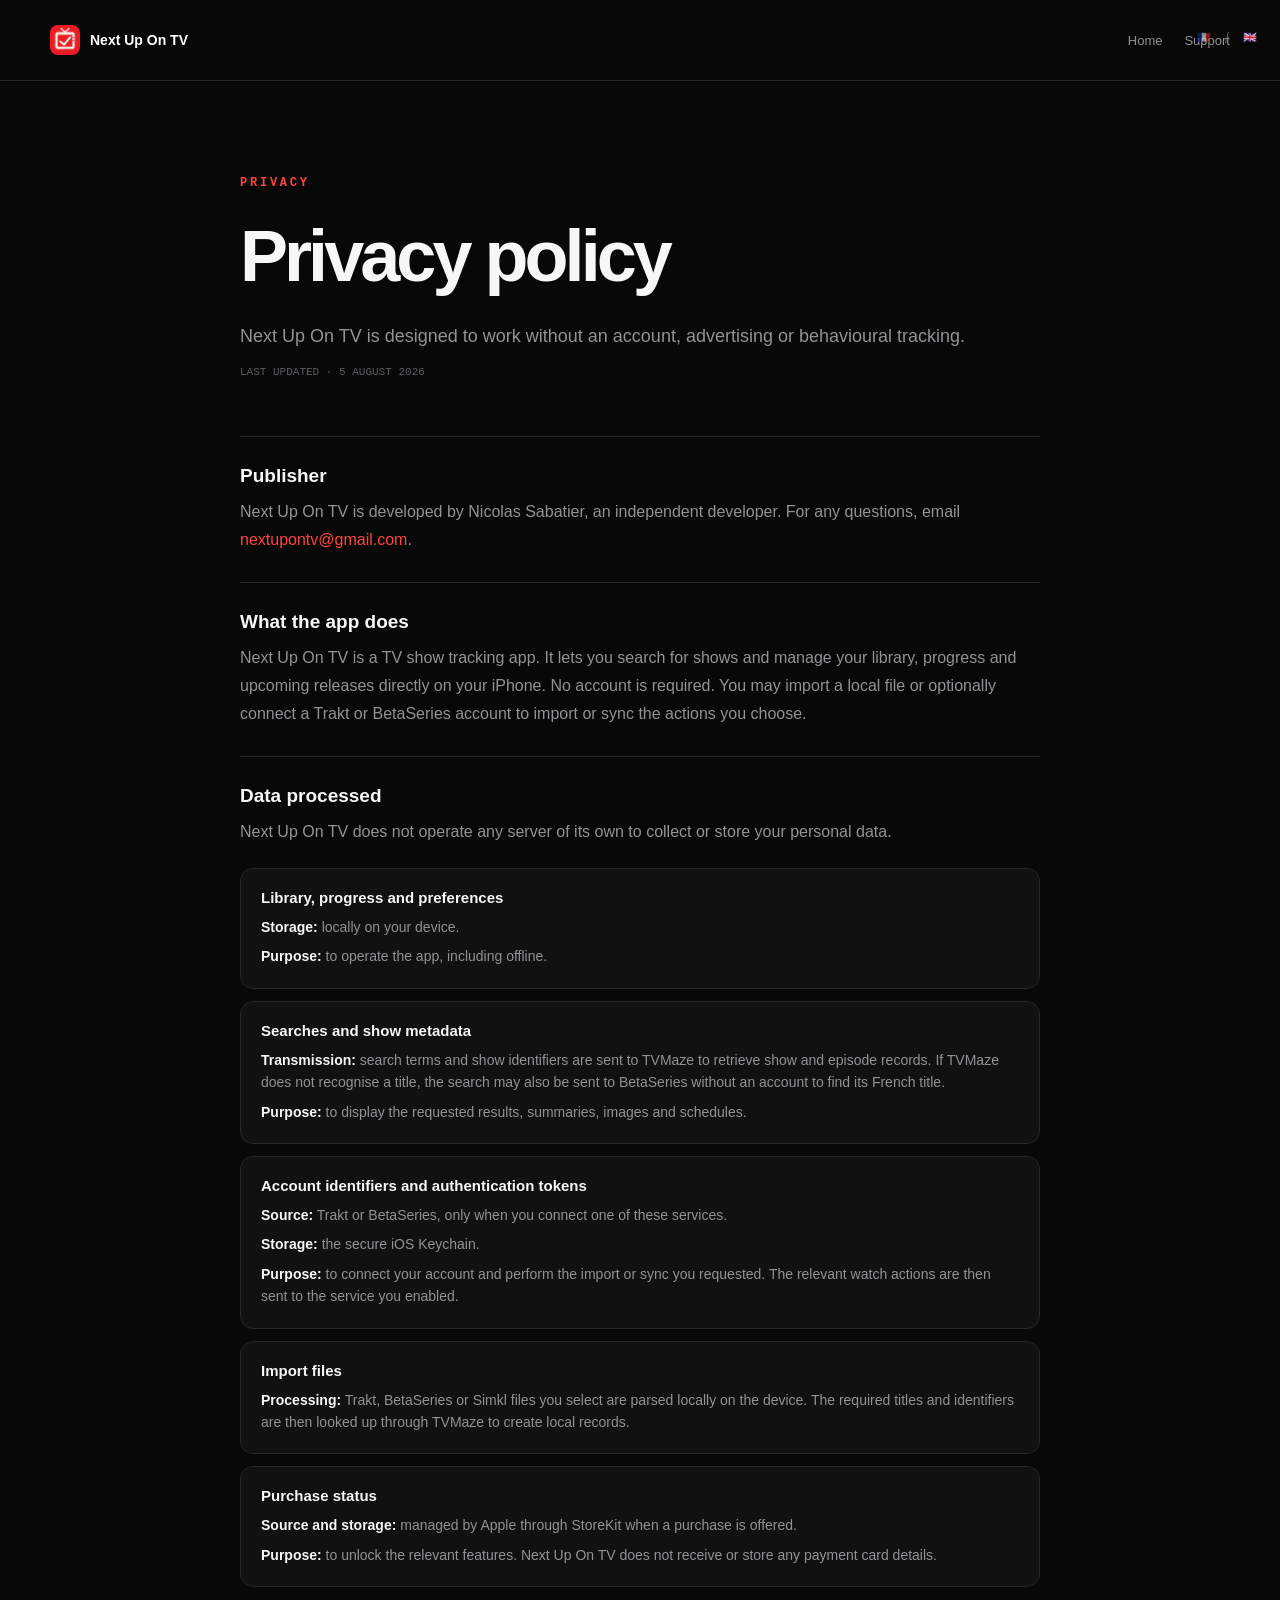
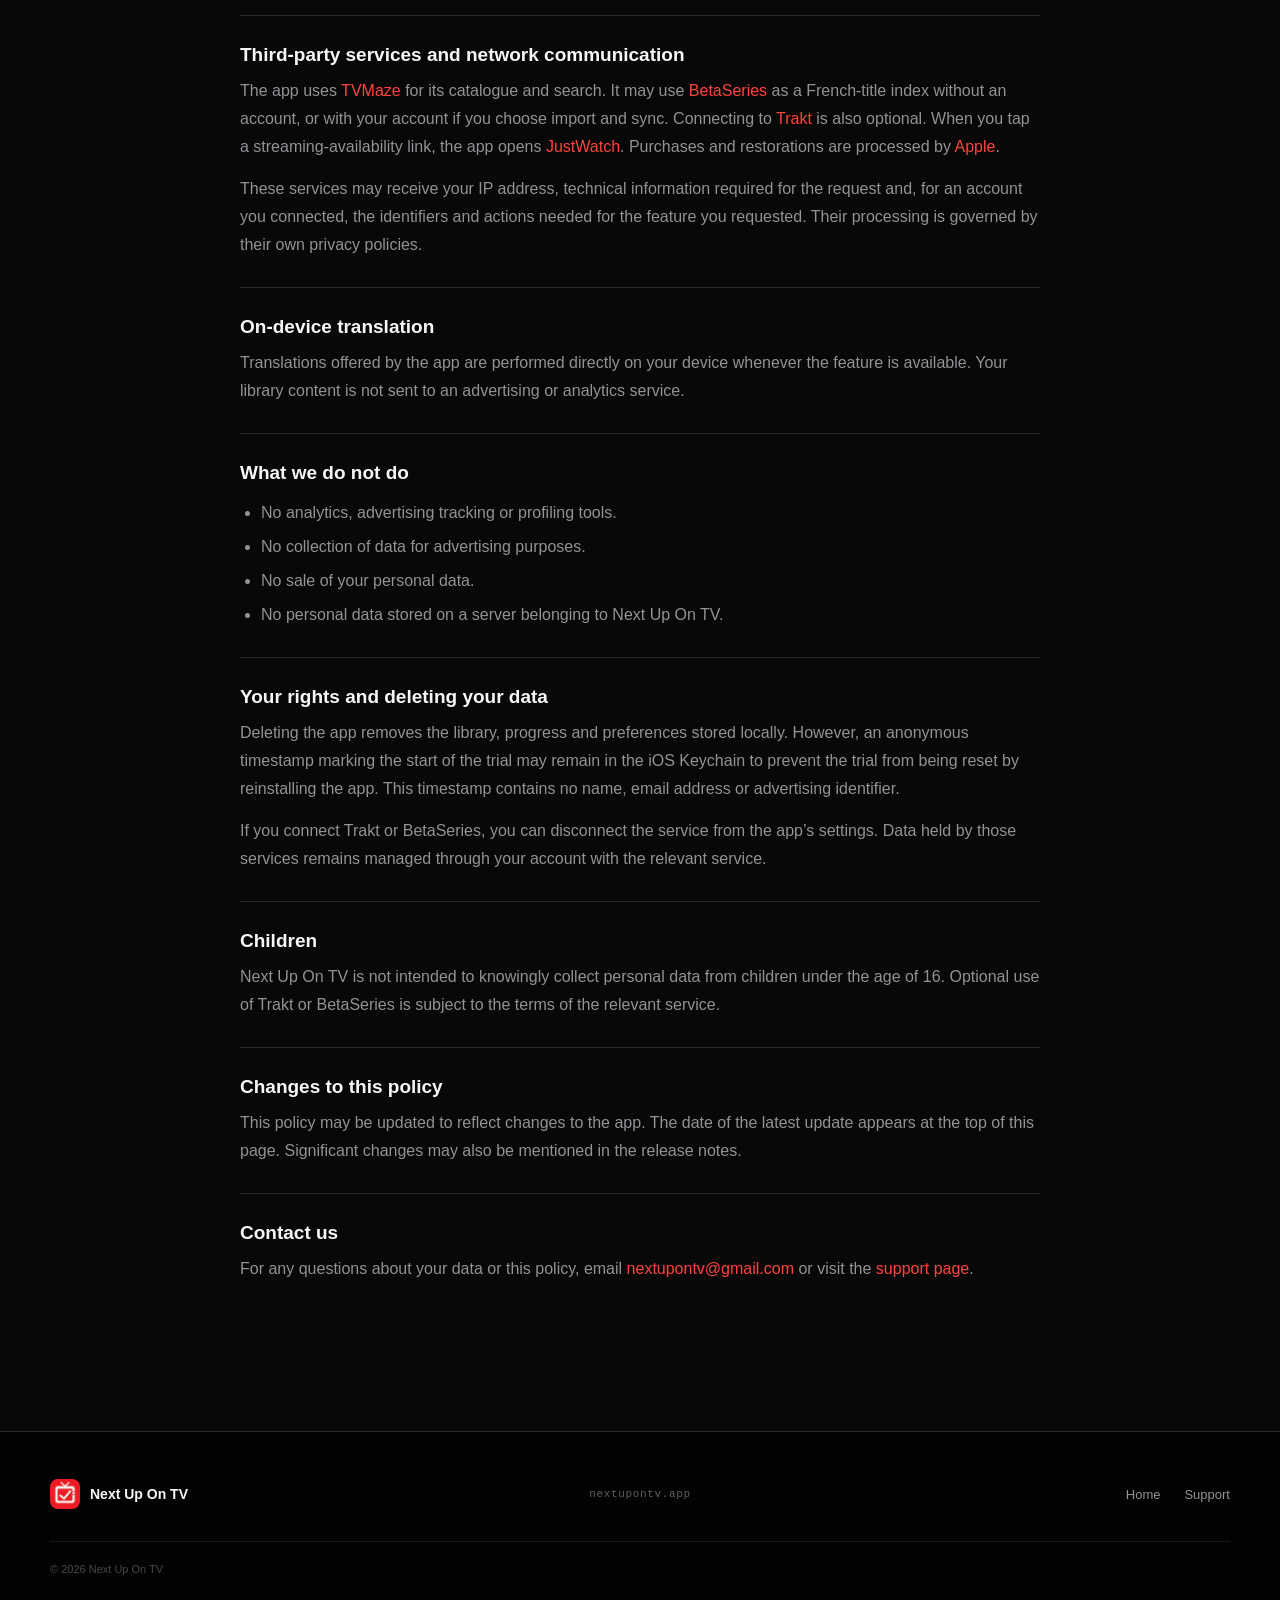
<file: en/privacy.html>
<!doctype html>
<html lang="en">
  <head>
    <meta charset="UTF-8" />
    <meta name="viewport" content="width=device-width, initial-scale=1" />
    <meta name="description" content="Privacy policy for Next Up On TV." />
    <meta name="theme-color" content="#050505" />
    <link rel="alternate" hreflang="fr" href="https://nextupontv.app/privacy.html" />
    <link rel="alternate" hreflang="en" href="https://nextupontv.app/en/privacy.html" />
    <title>Privacy — Next Up On TV</title>
    <link rel="icon" href="../assets/app-icon.png" type="image/png" />
    <link rel="stylesheet" href="../assets/styles.css" />
    <script src="../assets/script.js" defer></script>
  </head>
  <body class="legal-page">
    <a class="skip-link" href="#content">Skip to content</a>
    <header class="legal-header">
      <div class="container">
        <a class="footer-brand" href="index.html"><img src="../assets/app-icon.png" alt="" /><strong>Next Up On TV</strong></a>
        <div class="legal-nav-group">
          <nav aria-label="Navigation"><a href="index.html">Home</a><a href="support.html">Support</a></nav>
          <nav class="language-switcher" aria-label="Choose a language">
            <a href="../privacy.html" hreflang="fr" data-language="fr" aria-label="Français"><span aria-hidden="true">🇫🇷</span></a>
            <span class="language-separator" aria-hidden="true">/</span>
            <a href="privacy.html" hreflang="en" data-language="en" aria-label="English" aria-current="page"><span aria-hidden="true">🇬🇧</span></a>
          </nav>
        </div>
      </div>
    </header>
    <main id="content" class="legal-main">
      <div class="container legal-wrap">
        <p class="kicker accent">PRIVACY</p>
        <h1>Privacy policy</h1>
        <p class="legal-lead">Next Up On TV is designed to work without an account, advertising or behavioural tracking.</p>
        <p class="updated">LAST UPDATED · 5 AUGUST 2026</p>
        <div class="legal-content">
          <section>
            <h2>Publisher</h2>
            <p>Next Up On TV is developed by Nicolas Sabatier, an independent developer. For any questions, email <a href="mailto:nextupontv@gmail.com">nextupontv@gmail.com</a>.</p>
          </section>
          <section>
            <h2>What the app does</h2>
            <p>Next Up On TV is a TV show tracking app. It lets you search for shows and manage your library, progress and upcoming releases directly on your iPhone. No account is required. You may import a local file or optionally connect a Trakt or BetaSeries account to import or sync the actions you choose.</p>
          </section>
          <section>
            <h2>Data processed</h2>
            <p>Next Up On TV does not operate any server of its own to collect or store your personal data.</p>
            <div class="data-list" role="list">
              <article role="listitem">
                <h3>Library, progress and preferences</h3>
                <p><strong>Storage:</strong> locally on your device.</p>
                <p><strong>Purpose:</strong> to operate the app, including offline.</p>
              </article>
              <article role="listitem">
                <h3>Searches and show metadata</h3>
                <p><strong>Transmission:</strong> search terms and show identifiers are sent to TVMaze to retrieve show and episode records. If TVMaze does not recognise a title, the search may also be sent to BetaSeries without an account to find its French title.</p>
                <p><strong>Purpose:</strong> to display the requested results, summaries, images and schedules.</p>
              </article>
              <article role="listitem">
                <h3>Account identifiers and authentication tokens</h3>
                <p><strong>Source:</strong> Trakt or BetaSeries, only when you connect one of these services.</p>
                <p><strong>Storage:</strong> the secure iOS Keychain.</p>
                <p><strong>Purpose:</strong> to connect your account and perform the import or sync you requested. The relevant watch actions are then sent to the service you enabled.</p>
              </article>
              <article role="listitem">
                <h3>Import files</h3>
                <p><strong>Processing:</strong> Trakt, BetaSeries or Simkl files you select are parsed locally on the device. The required titles and identifiers are then looked up through TVMaze to create local records.</p>
              </article>
              <article role="listitem">
                <h3>Purchase status</h3>
                <p><strong>Source and storage:</strong> managed by Apple through StoreKit when a purchase is offered.</p>
                <p><strong>Purpose:</strong> to unlock the relevant features. Next Up On TV does not receive or store any payment card details.</p>
              </article>
            </div>
          </section>
          <section>
            <h2>Third-party services and network communication</h2>
            <p>The app uses <a href="https://www.tvmaze.com/site/privacy" rel="noopener noreferrer">TVMaze</a> for its catalogue and search. It may use <a href="https://www.betaseries.com/legal/privacy" rel="noopener noreferrer">BetaSeries</a> as a French-title index without an account, or with your account if you choose import and sync. Connecting to <a href="https://trakt.tv/privacy" rel="noopener noreferrer">Trakt</a> is also optional. When you tap a streaming-availability link, the app opens <a href="https://support.justwatch.com/article/privacy-policy" rel="noopener noreferrer">JustWatch</a>. Purchases and restorations are processed by <a href="https://www.apple.com/legal/privacy/" rel="noopener noreferrer">Apple</a>.</p>
            <p>These services may receive your IP address, technical information required for the request and, for an account you connected, the identifiers and actions needed for the feature you requested. Their processing is governed by their own privacy policies.</p>
          </section>
          <section>
            <h2>On-device translation</h2>
            <p>Translations offered by the app are performed directly on your device whenever the feature is available. Your library content is not sent to an advertising or analytics service.</p>
          </section>
          <section>
            <h2>What we do not do</h2>
            <ul>
              <li>No analytics, advertising tracking or profiling tools.</li>
              <li>No collection of data for advertising purposes.</li>
              <li>No sale of your personal data.</li>
              <li>No personal data stored on a server belonging to Next Up On TV.</li>
            </ul>
          </section>
          <section>
            <h2>Your rights and deleting your data</h2>
            <p>Deleting the app removes the library, progress and preferences stored locally. However, an anonymous timestamp marking the start of the trial may remain in the iOS Keychain to prevent the trial from being reset by reinstalling the app. This timestamp contains no name, email address or advertising identifier.</p>
            <p>If you connect Trakt or BetaSeries, you can disconnect the service from the app’s settings. Data held by those services remains managed through your account with the relevant service.</p>
          </section>
          <section>
            <h2>Children</h2>
            <p>Next Up On TV is not intended to knowingly collect personal data from children under the age of 16. Optional use of Trakt or BetaSeries is subject to the terms of the relevant service.</p>
          </section>
          <section>
            <h2>Changes to this policy</h2>
            <p>This policy may be updated to reflect changes to the app. The date of the latest update appears at the top of this page. Significant changes may also be mentioned in the release notes.</p>
          </section>
          <section>
            <h2>Contact us</h2>
            <p>For any questions about your data or this policy, email <a href="mailto:nextupontv@gmail.com">nextupontv@gmail.com</a> or visit the <a href="support.html">support page</a>.</p>
          </section>
        </div>
      </div>
    </main>
    <footer class="section-border">
      <div class="container footer-grid">
        <span class="footer-brand"><img src="../assets/app-icon.png" alt="" /><strong>Next Up On TV</strong></span>
        <span class="footer-note">nextupontv.app</span>
        <nav><a href="index.html">Home</a><a href="support.html">Support</a></nav>
      </div>
      <div class="container footer-legal">© <span data-year></span> Next Up On TV</div>
    </footer>
  </body>
</html>
</file>
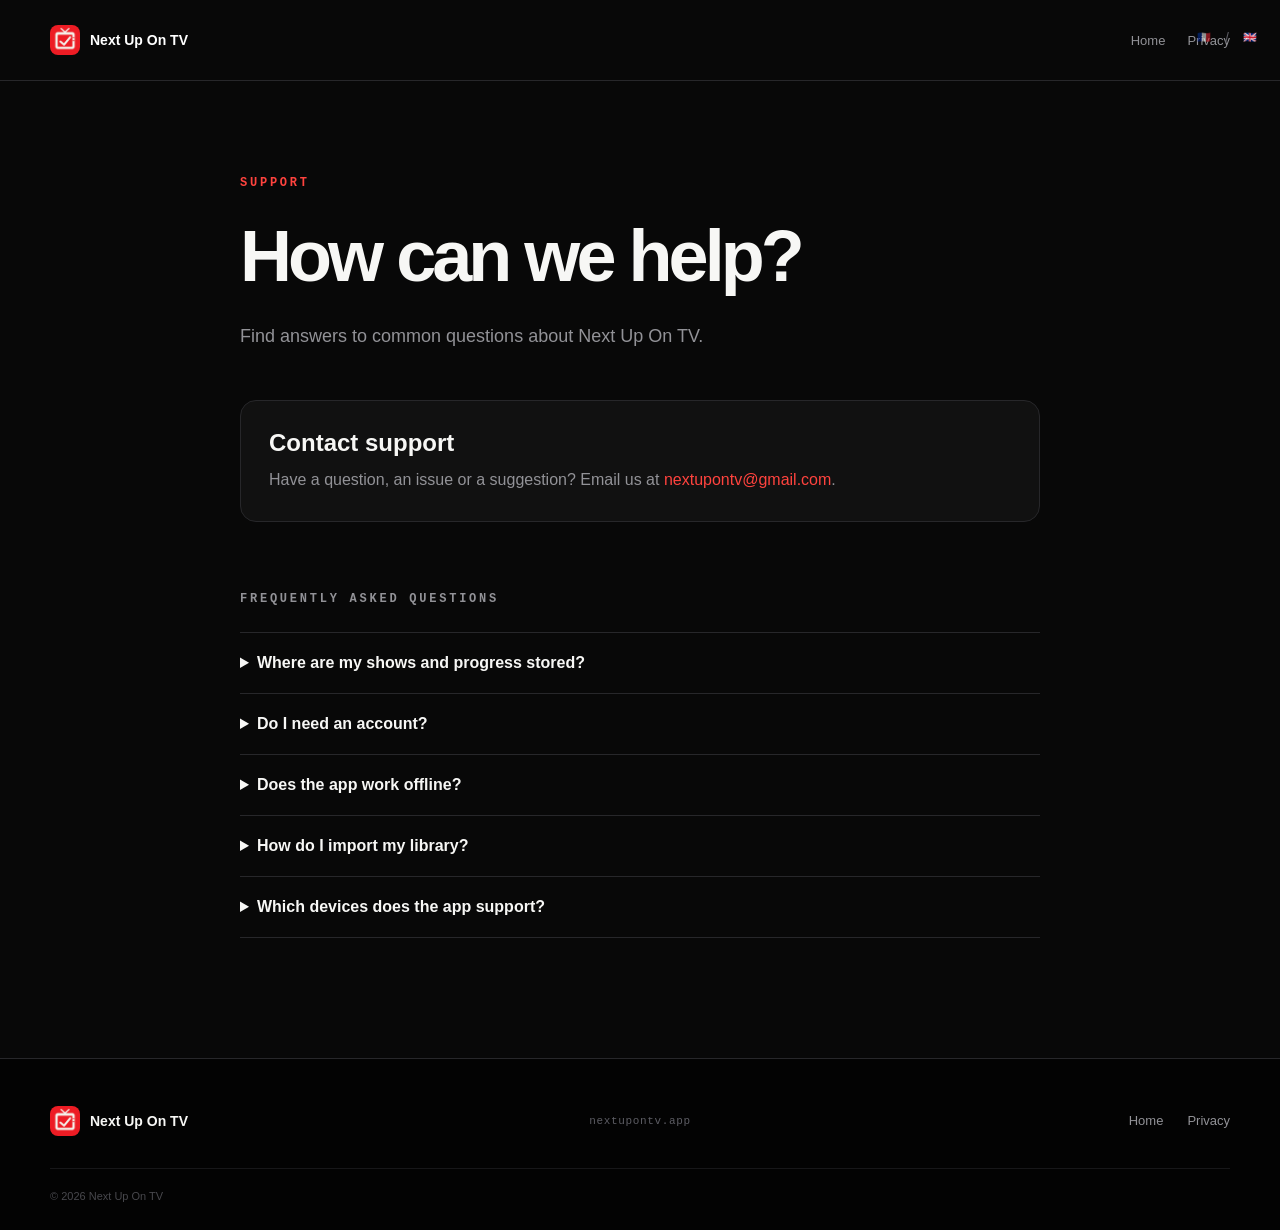
<file: en/support.html>
<!doctype html>
<html lang="en">
  <head>
    <meta charset="UTF-8" />
    <meta name="viewport" content="width=device-width, initial-scale=1" />
    <meta name="description" content="Help and support for Next Up On TV." />
    <meta name="theme-color" content="#050505" />
    <link rel="alternate" hreflang="fr" href="https://nextupontv.app/support.html" />
    <link rel="alternate" hreflang="en" href="https://nextupontv.app/en/support.html" />
    <title>Support — Next Up On TV</title>
    <link rel="icon" href="../assets/app-icon.png" type="image/png" />
    <link rel="stylesheet" href="../assets/styles.css" />
    <script src="../assets/script.js" defer></script>
  </head>
  <body class="legal-page">
    <a class="skip-link" href="#content">Skip to content</a>
    <header class="legal-header">
      <div class="container">
        <a class="footer-brand" href="index.html"><img src="../assets/app-icon.png" alt="" /><strong>Next Up On TV</strong></a>
        <div class="legal-nav-group">
          <nav aria-label="Navigation"><a href="index.html">Home</a><a href="privacy.html">Privacy</a></nav>
          <nav class="language-switcher" aria-label="Choose a language">
            <a href="../support.html" hreflang="fr" data-language="fr" aria-label="Français"><span aria-hidden="true">🇫🇷</span></a>
            <span class="language-separator" aria-hidden="true">/</span>
            <a href="support.html" hreflang="en" data-language="en" aria-label="English" aria-current="page"><span aria-hidden="true">🇬🇧</span></a>
          </nav>
        </div>
      </div>
    </header>
    <main id="content" class="legal-main">
      <div class="container legal-wrap">
        <p class="kicker accent">SUPPORT</p>
        <h1>How can we help?</h1>
        <p class="legal-lead">Find answers to common questions about Next Up On TV.</p>
        <div class="support-card">
          <h2>Contact support</h2>
          <p>Have a question, an issue or a suggestion? Email us at <a href="mailto:nextupontv@gmail.com">nextupontv@gmail.com</a>.</p>
        </div>
        <section class="faq">
          <p class="kicker">FREQUENTLY ASKED QUESTIONS</p>
          <details>
            <summary>Where are my shows and progress stored?</summary>
            <p>Your library and progress are stored on your iPhone. No behavioural data is collected.</p>
          </details>
          <details>
            <summary>Do I need an account?</summary>
            <p>No. You can use Next Up On TV without creating an account. Connections to Trakt and BetaSeries are entirely optional.</p>
          </details>
          <details>
            <summary>Does the app work offline?</summary>
            <p>Yes. Once your library has been synced, you can browse it and track your progress without a network connection.</p>
          </details>
          <details>
            <summary>How do I import my library?</summary>
            <p>Next Up On TV can import your library and watch history from Trakt or BetaSeries through the app’s settings.</p>
          </details>
          <details>
            <summary>Which devices does the app support?</summary>
            <p>Next Up On TV is designed for iPhone and available in English and French.</p>
          </details>
        </section>
      </div>
    </main>
    <footer class="section-border">
      <div class="container footer-grid">
        <span class="footer-brand"><img src="../assets/app-icon.png" alt="" /><strong>Next Up On TV</strong></span>
        <span class="footer-note">nextupontv.app</span>
        <nav><a href="index.html">Home</a><a href="privacy.html">Privacy</a></nav>
      </div>
      <div class="container footer-legal">© <span data-year></span> Next Up On TV</div>
    </footer>
  </body>
</html>
</file>
<file: assets/styles.css>
:root {
  --black: #050505;
  --surface: #111;
  --surface-soft: #141414;
  --red: #f42e29;
  --red-bright: #ff433e;
  --white: #f7f7f5;
  --muted: #929297;
  --muted-dark: #5d5d64;
  --line: #27272a;
  --container: min(1180px, calc(100% - 48px));
}

* { box-sizing: border-box; }
html {
  max-width: 100%;
  overflow-x: hidden;
  scroll-behavior: smooth;
}
body {
  width: 100%;
  max-width: 100%;
  margin: 0;
  overflow-x: hidden;
  color: var(--white);
  background: var(--black);
  font-family: Inter, ui-sans-serif, -apple-system, BlinkMacSystemFont, "SF Pro Display", "Segoe UI", sans-serif;
  -webkit-font-smoothing: antialiased;
}
@supports (overflow: clip) {
  html, body { overflow-x: clip; }
}
img { display: block; max-width: 100%; }
a { color: inherit; text-decoration: none; }
.container { width: var(--container); margin-inline: auto; }
.section-border { border-top: 1px solid var(--line); }
.skip-link {
  position: absolute;
  width: 1px;
  height: 1px;
  overflow: hidden;
  clip: rect(0, 0, 0, 0);
}
.skip-link:focus {
  z-index: 100;
  top: 12px;
  left: 12px;
  width: auto;
  height: auto;
  clip: auto;
  padding: 10px 16px;
  color: #000;
  background: #fff;
  border-radius: 7px;
}
.language-switcher {
  position: absolute;
  z-index: 3;
  top: 22px;
  right: 16px;
  display: inline-flex;
  align-items: center;
  gap: 7px;
}
.language-switcher a {
  min-width: 28px;
  min-height: 32px;
  padding: 0 2px;
  display: inline-flex;
  align-items: center;
  justify-content: center;
  opacity: .55;
  border-radius: 7px;
  font: 700 11px/1 ui-monospace, SFMono-Regular, Menlo, monospace;
  letter-spacing: .08em;
}
.language-switcher a:hover, .language-switcher a[aria-current="page"] { opacity: 1; }
.language-separator { color: var(--muted-dark); font-size: 14px; }

.kicker {
  margin: 0 0 25px;
  color: var(--muted);
  font: 600 12px/1.2 ui-monospace, SFMono-Regular, Menlo, Monaco, Consolas, monospace;
  letter-spacing: .23em;
}
.kicker.accent { color: var(--red-bright); }
.kicker span { margin: 0 8px; }
.hero { position: relative; overflow: hidden; }
.hero::after {
  content: "";
  position: absolute;
  z-index: 0;
  top: -260px;
  right: -100px;
  width: 850px;
  height: 850px;
  opacity: .19;
  border-radius: 50%;
  background: radial-gradient(circle, rgba(244,46,41,.72), transparent 67%);
  filter: blur(45px);
}
.hero-grid {
  position: relative;
  z-index: 1;
  min-height: 720px;
  padding: 70px 0;
  display: grid;
  grid-template-columns: minmax(0, 1fr) 360px;
  align-items: center;
  gap: 100px;
}
.hero-copy {
  align-self: start;
  padding: 0;
}
.hero-brand {
  margin-bottom: 42px;
  display: inline-flex;
  align-items: center;
  gap: 13px;
  font-size: 16px;
  font-weight: 750;
  letter-spacing: -.015em;
}
.hero-brand img {
  width: 45px;
  height: 45px;
  border-radius: 12px;
  box-shadow: 0 8px 28px rgba(244,46,41,.22);
}
.hero-kicker {
  margin-bottom: 22px;
  color: var(--muted);
}
.hero h1 {
  margin: 0;
  max-width: 750px;
  font-size: clamp(58px, 5.7vw, 80px);
  line-height: 1.015;
  letter-spacing: -.044em;
}
.hero h1 strong { color: var(--red-bright); font-weight: inherit; }
.lead, .section-intro {
  max-width: 570px;
  margin: 29px 0 0;
  color: var(--muted);
  font-size: 18px;
  line-height: 1.65;
}
.hero .lead {
  max-width: 520px;
  margin-top: 27px;
  color: #aaaab0;
}
.hero-actions { margin-top: 34px; display: flex; align-items: center; gap: 24px; }
.button {
  display: inline-flex;
  min-height: 53px;
  padding: 0 27px;
  align-items: center;
  justify-content: center;
  border-radius: 100px;
  font-size: 15px;
  font-weight: 700;
}
.button.primary { color: white; background: var(--red); }
.button.secondary { color: white; border: 1px solid #333338; background: transparent; }
a.button { transition: transform .18s ease, border-color .18s ease; }
a.button:hover { transform: translateY(-2px); }
a.button.secondary:hover { border-color: #666; }
.hero-text-link {
  display: inline-flex;
  min-height: 48px;
  align-items: center;
  color: #c5c5c9;
  font-size: 14px;
  font-weight: 700;
}
.hero-text-link span {
  margin-left: 7px;
  color: var(--red-bright);
}
.hero-trust {
  margin: 19px 0 0;
  color: var(--muted-dark);
  font-size: 12px;
}
.hero-trust span {
  margin-right: 7px;
  color: var(--red-bright);
  font-weight: 900;
}
.meta { margin: 20px 0 0; color: var(--muted-dark); font: 500 12px ui-monospace, SFMono-Regular, Menlo, monospace; }
.meta span { margin: 0 8px; }
.hero-device {
  width: 310px;
  margin-left: auto;
  margin-right: 0;
}
.device-glow { position: relative; }
.device-glow::before {
  content: "";
  position: absolute;
  inset: 10% -28% -4%;
  z-index: -1;
  background: radial-gradient(ellipse, rgba(244,46,41,.28), transparent 67%);
  filter: blur(36px);
}
.device {
  padding: 8px;
  overflow: hidden;
  background: #030303;
  border: 1px solid #343438;
  border-radius: 48px;
  box-shadow: 0 30px 75px rgba(0,0,0,.65);
}
.device img { width: 100%; border-radius: 40px; }

.features { padding: 82px 0 88px; }
.features h2, .privacy h2, .cta h2 {
  margin: 0;
  font-size: clamp(44px, 4.8vw, 67px);
  line-height: 1.08;
  letter-spacing: -.052em;
}
.feature-grid { margin-top: 42px; display: grid; grid-template-columns: repeat(3, 1fr); gap: 18px; }
.feature-card {
  min-height: 232px;
  padding: 27px;
  background: var(--surface);
  border: 1px solid #29292d;
  border-radius: 18px;
}
.feature-icon {
  width: 42px;
  height: 42px;
  margin-bottom: 27px;
  display: grid;
  place-items: center;
  color: var(--red-bright);
  background: rgba(244,46,41,.10);
  border: 1px solid var(--red);
  border-radius: 11px;
  font-size: 17px;
}
.feature-icon-text { font-size: 17px; }
.feature-icon-prominent { font-size: 24px; line-height: 1; }
.feature-icon-calendar { padding-bottom: 3px; }
.feature-card h3 { margin: 0 0 13px; font-size: 16px; letter-spacing: -.02em; }
.feature-card p { margin: 0; color: var(--muted); font-size: 14px; line-height: 1.65; }

.showcase { padding: 72px 0 78px; overflow: hidden; background: linear-gradient(#090909, #070707); }
.showcase-grid { display: grid; grid-template-columns: repeat(2, 1fr); gap: 90px; }
.showcase-item { text-align: center; }
.showcase-device { width: 280px; margin: 0 auto 30px; }
.showcase-device .device { border-radius: 43px; }
.showcase-device .device img { border-radius: 36px; }
.showcase-item h3 { margin: 0 0 13px; font-size: 18px; letter-spacing: -.025em; }
.showcase-item p { max-width: 420px; margin: 0 auto; color: var(--muted); line-height: 1.6; }

.privacy { padding: 78px 0 84px; background: var(--surface-soft); }
.privacy-grid { display: grid; grid-template-columns: 1fr 1fr; align-items: center; gap: 105px; }
.privacy-list { margin: 0; padding: 0; list-style: none; }
.privacy-list li { display: grid; grid-template-columns: 19px 1fr; gap: 14px; padding: 14px 0; }
.privacy-list > li > span { color: var(--red-bright); font-weight: 800; }
.privacy-list strong { display: block; margin-bottom: 5px; font-size: 16px; }
.privacy-list p { margin: 0; color: var(--muted); font-size: 14px; line-height: 1.55; }

.cta { position: relative; min-height: 470px; display: grid; place-items: center; overflow: hidden; text-align: center; }
.cta-glow {
  position: absolute;
  left: 50%;
  bottom: -310px;
  width: 900px;
  height: 700px;
  transform: translateX(-50%);
  background: radial-gradient(ellipse, rgba(244,46,41,.25), transparent 65%);
  filter: blur(35px);
}
.cta-inner { position: relative; z-index: 1; }
.cta .kicker { margin-bottom: 31px; }
.cta h2 { font-size: clamp(48px, 5.6vw, 76px); }
.cta p:not(.kicker) { max-width: 560px; margin: 28px auto 31px; color: var(--muted); line-height: 1.65; }

footer { padding: 47px 0 28px; background: #030303; }
.footer-grid { display: grid; grid-template-columns: 1fr 1fr 1fr; align-items: center; gap: 20px; }
.footer-brand { display: inline-flex; align-items: center; gap: 10px; font-size: 14px; }
.footer-brand img { width: 30px; height: 30px; border-radius: 8px; }
.footer-note { color: var(--muted-dark); text-align: center; font: 500 11px ui-monospace, SFMono-Regular, Menlo, monospace; letter-spacing: .06em; }
footer nav { display: flex; justify-content: flex-end; gap: 24px; color: var(--muted); font-size: 13px; }
footer nav a:hover { color: white; }
.footer-legal { margin-top: 32px; padding-top: 21px; color: #48484d; border-top: 1px solid #171719; font-size: 11px; }

.legal-page { background: #080808; }
.legal-header { padding: 25px 0; border-bottom: 1px solid var(--line); }
.legal-header .container { display: flex; align-items: center; justify-content: space-between; }
.legal-header .footer-brand { color: white; }
.legal-header nav { display: flex; gap: 22px; color: var(--muted); font-size: 13px; }
.legal-header .language-switcher { gap: 7px; }
.legal-nav-group { display: flex; align-items: center; gap: 24px; }
.legal-main { min-height: 75vh; padding: 95px 0 120px; }
.legal-wrap { max-width: 800px; }
.legal-main h1 { margin: 0; font-size: clamp(46px, 6vw, 72px); letter-spacing: -.055em; }
.legal-lead { margin: 25px 0 14px; color: var(--muted); font-size: 18px; line-height: 1.65; }
.updated { color: var(--muted-dark); font: 500 11px ui-monospace, SFMono-Regular, Menlo, monospace; }
.legal-content { margin-top: 58px; }
.legal-content section { padding: 28px 0; border-top: 1px solid var(--line); }
.legal-content h2 { margin: 0 0 11px; font-size: 19px; }
.legal-content p { margin: 0; color: var(--muted); line-height: 1.75; }
.legal-content p + p { margin-top: 14px; }
.legal-content a { color: var(--red-bright); }
.legal-content ul { margin: 15px 0 0; padding-left: 21px; color: var(--muted); line-height: 1.75; }
.legal-content li + li { margin-top: 6px; }
.data-list { margin-top: 22px; display: grid; gap: 12px; }
.data-list article { padding: 20px; background: var(--surface); border: 1px solid var(--line); border-radius: 13px; }
.data-list h3 { margin: 0 0 10px; font-size: 15px; }
.data-list p { font-size: 14px; line-height: 1.6; }
.data-list p + p { margin-top: 7px; }
.data-list strong { color: var(--white); }
.support-card { margin-top: 48px; padding: 28px; background: var(--surface); border: 1px solid var(--line); border-radius: 16px; }
.support-card h2 { margin: 0 0 10px; }
.support-card p { margin: 0; color: var(--muted); line-height: 1.65; }
.support-card a { color: var(--red-bright); overflow-wrap: anywhere; }
.faq { margin-top: 70px; }
.faq details { border-top: 1px solid var(--line); }
.faq details:last-child { border-bottom: 1px solid var(--line); }
.faq summary { padding: 21px 0; cursor: pointer; font-weight: 650; }
.faq details p { margin: -2px 0 22px; color: var(--muted); line-height: 1.65; }

@media (max-width: 900px) {
  .hero-grid { grid-template-columns: 1fr; text-align: center; padding-top: 100px; gap: 50px; }
  .hero-copy .kicker, .hero-actions { justify-content: center; }
  .hero-brand { justify-content: center; }
  .lead { margin-inline: auto; }
  .hero-device { width: 300px; }
  .feature-grid { grid-template-columns: repeat(2, 1fr); }
  .privacy-grid { grid-template-columns: 1fr; gap: 45px; }
}

@media (max-width: 620px) {
  :root { --container: calc(100% - 32px); }
  .hero-grid { min-height: 0; padding: 70px 0 58px; gap: 42px; }
  .hero-brand {
    margin-bottom: 36px;
    font-size: 15px;
  }
  .hero-brand img {
    width: 42px;
    height: 42px;
    border-radius: 11px;
  }
  .hero-kicker {
    margin-bottom: 18px;
    font-size: 10px;
    letter-spacing: .17em;
  }
  .hero h1 { font-size: 47px; line-height: 1.02; letter-spacing: -.04em; }
  .lead, .section-intro { font-size: 16px; }
  .hero-actions { flex-direction: column; align-items: center; gap: 7px; }
  .hero-text-link { min-height: 42px; }
  .hero-trust { margin-top: 15px; line-height: 1.5; text-align: center; }
  .meta { margin-top: 22px; }
  .hero-device { width: 82%; }
  .features { padding: 62px 0 68px; }
  .features h2, .privacy h2 { font-size: 44px; }
  .feature-grid { margin-top: 36px; }
  .feature-grid { grid-template-columns: 1fr; gap: 14px; }
  .feature-card { min-height: 205px; }
  .showcase { padding: 58px 0 64px; }
  .showcase-grid { grid-template-columns: 1fr; gap: 60px; }
  .showcase-device { width: 72%; }
  .privacy { padding: 62px 0 68px; }
  .cta { min-height: 450px; }
  .cta h2 { font-size: 47px; }
  .footer-grid { grid-template-columns: 1fr; text-align: left; }
  .footer-note { text-align: left; }
  footer nav { justify-content: flex-start; }
  .legal-header .container { align-items: flex-start; flex-direction: column; gap: 18px; }
  .legal-nav-group, .legal-header nav { flex-wrap: wrap; }
  .legal-nav-group { gap: 16px; }
  .legal-main { padding: 70px 0 95px; }
}

@media (max-width: 350px) {
  .hero-grid { padding-top: 60px; }
  .hero-brand { margin-bottom: 26px; }
  .hero-kicker {
    margin-bottom: 14px;
    font-size: 9px;
  }
  .hero h1 { font-size: 42px; }
  .hero .lead {
    margin-top: 20px;
    font-size: 15px;
  }
  .hero-actions { margin-top: 27px; }
}

@media (prefers-reduced-motion: reduce) {
  html { scroll-behavior: auto; }
  *, *::before, *::after { transition-duration: .01ms !important; }
}
</file>
